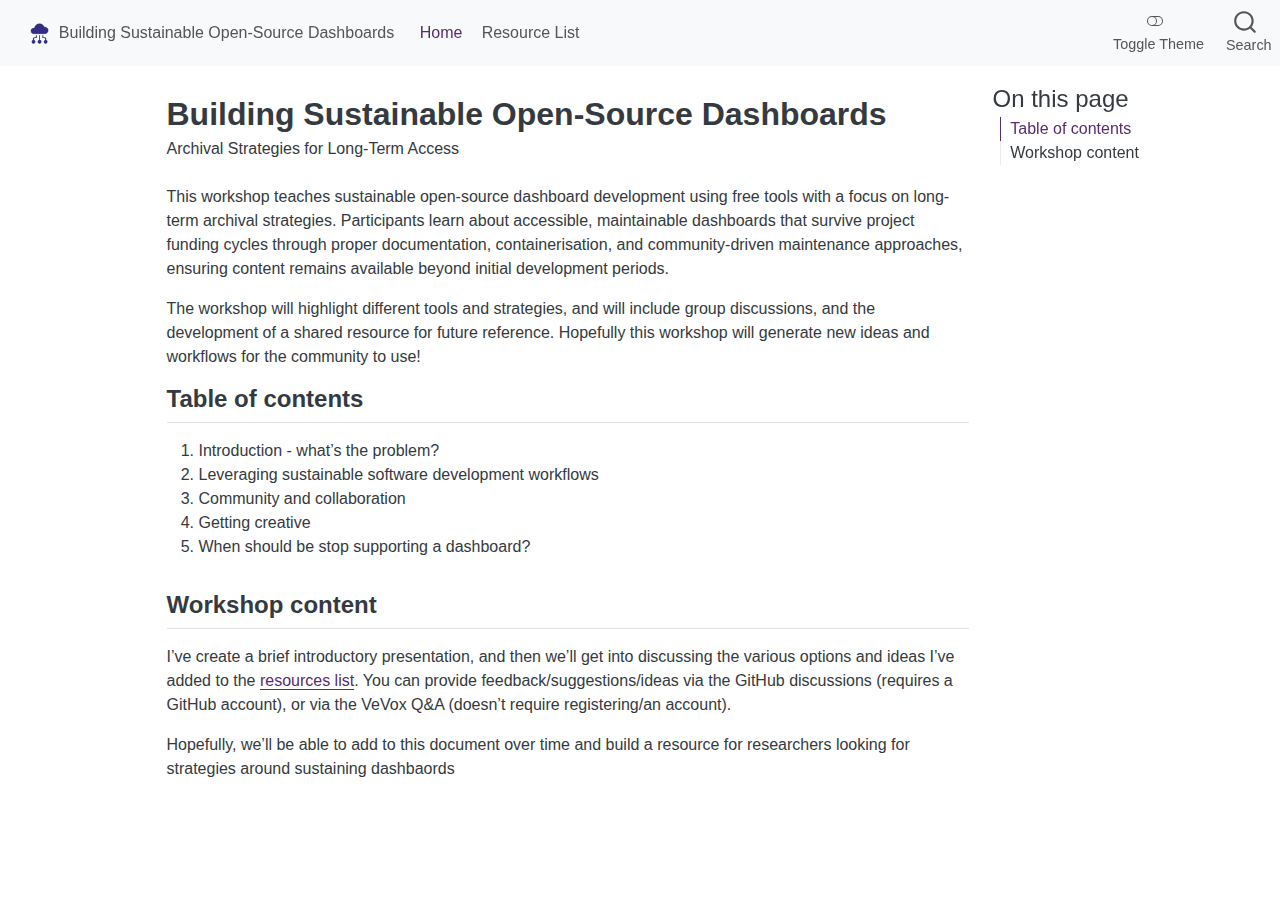
<file: index.html>
<!DOCTYPE html>
<html xmlns="http://www.w3.org/1999/xhtml" lang="en" xml:lang="en"><head>

<meta charset="utf-8">
<meta name="generator" content="quarto-1.6.39">

<meta name="viewport" content="width=device-width, initial-scale=1.0, user-scalable=yes">


<title>Building Sustainable Open-Source Dashboards</title>
<style>
code{white-space: pre-wrap;}
span.smallcaps{font-variant: small-caps;}
div.columns{display: flex; gap: min(4vw, 1.5em);}
div.column{flex: auto; overflow-x: auto;}
div.hanging-indent{margin-left: 1.5em; text-indent: -1.5em;}
ul.task-list{list-style: none;}
ul.task-list li input[type="checkbox"] {
  width: 0.8em;
  margin: 0 0.8em 0.2em -1em; /* quarto-specific, see https://github.com/quarto-dev/quarto-cli/issues/4556 */ 
  vertical-align: middle;
}
</style>


<script src="site_libs/quarto-nav/quarto-nav.js"></script>
<script src="site_libs/quarto-nav/headroom.min.js"></script>
<script src="site_libs/clipboard/clipboard.min.js"></script>
<script src="site_libs/quarto-search/autocomplete.umd.js"></script>
<script src="site_libs/quarto-search/fuse.min.js"></script>
<script src="site_libs/quarto-search/quarto-search.js"></script>
<meta name="quarto:offset" content="./">
<script src="site_libs/quarto-html/quarto.js"></script>
<script src="site_libs/quarto-html/popper.min.js"></script>
<script src="site_libs/quarto-html/tippy.umd.min.js"></script>
<script src="site_libs/quarto-html/anchor.min.js"></script>
<link href="site_libs/quarto-html/tippy.css" rel="stylesheet">
<link href="site_libs/quarto-html/quarto-syntax-highlighting-3e476e15ae565c222d94875412ae43a1.css" rel="stylesheet" class="quarto-color-scheme" id="quarto-text-highlighting-styles">
<link href="site_libs/quarto-html/quarto-syntax-highlighting-dark-d3043699f4f525e226433170f63674df.css" rel="prefetch" class="quarto-color-scheme quarto-color-alternate" id="quarto-text-highlighting-styles">
<script src="site_libs/bootstrap/bootstrap.min.js"></script>
<link href="site_libs/bootstrap/bootstrap-icons.css" rel="stylesheet">
<link href="site_libs/bootstrap/bootstrap-6fd2987cb0fd568422da9734849a813c.min.css" rel="stylesheet" append-hash="true" class="quarto-color-scheme" id="quarto-bootstrap" data-mode="light">
<link href="site_libs/bootstrap/bootstrap-dark-02ad58c2273c5896efa2062ae3c4b5d7.min.css" rel="prefetch" append-hash="true" class="quarto-color-scheme quarto-color-alternate" id="quarto-bootstrap" data-mode="dark">
<script id="quarto-search-options" type="application/json">{
  "location": "navbar",
  "copy-button": false,
  "collapse-after": 3,
  "panel-placement": "end",
  "type": "overlay",
  "limit": 50,
  "keyboard-shortcut": [
    "f",
    "/",
    "s"
  ],
  "show-item-context": false,
  "language": {
    "search-no-results-text": "No results",
    "search-matching-documents-text": "matching documents",
    "search-copy-link-title": "Copy link to search",
    "search-hide-matches-text": "Hide additional matches",
    "search-more-match-text": "more match in this document",
    "search-more-matches-text": "more matches in this document",
    "search-clear-button-title": "Clear",
    "search-text-placeholder": "",
    "search-detached-cancel-button-title": "Cancel",
    "search-submit-button-title": "Submit",
    "search-label": "Search"
  }
}</script>
</head><body class="nav-fixed"><div style="outline:none" tabindex="-1">
  <a href="#main-content" class="page__content-skip-link">Skip to main content</a>
</div>

<script>
  document.addEventListener('DOMContentLoaded', function() {
  const toggleButton = document.querySelector('.navbar-toggler[role="menu"]');
  if (toggleButton) {
    toggleButton.removeAttribute('role');
  }
});
</script>


<link rel="stylesheet" href="styles.css">




<div id="quarto-search-results"></div>
  <header id="quarto-header" class="headroom fixed-top">
    <nav class="navbar navbar-expand-lg " data-bs-theme="dark">
      <div class="navbar-container container-fluid">
      <div class="navbar-brand-container mx-auto">
    <a href="./index.html" class="navbar-brand navbar-brand-logo">
    <img src="./logo.png" alt="Logo, with a cartoon blue cloud with electronic circuits" class="navbar-logo">
    </a>
    <a class="navbar-brand" href="./index.html">
    <span class="navbar-title">Building Sustainable Open-Source Dashboards</span>
    </a>
  </div>
            <div id="quarto-search" class="" title="Search"></div>
          <button class="navbar-toggler" type="button" data-bs-toggle="collapse" data-bs-target="#navbarCollapse" aria-controls="navbarCollapse" role="menu" aria-expanded="false" aria-label="Toggle navigation" onclick="if (window.quartoToggleHeadroom) { window.quartoToggleHeadroom(); }">
  <span class="navbar-toggler-icon"></span>
</button>
          <div class="collapse navbar-collapse" id="navbarCollapse">
            <ul class="navbar-nav navbar-nav-scroll me-auto">
  <li class="nav-item">
    <a class="nav-link active" href="./index.html" aria-current="page"> 
<span class="menu-text">Home</span></a>
  </li>  
  <li class="nav-item">
    <a class="nav-link" href="./list.html"> 
<span class="menu-text">Resource List</span></a>
  </li>  
</ul>
          </div> <!-- /navcollapse -->
            <div class="quarto-navbar-tools">
  <a href="" class="quarto-color-scheme-toggle quarto-navigation-tool  px-1" onclick="window.quartoToggleColorScheme(); return false;" title="Toggle dark mode"><i class="bi"></i></a>
</div>
      </div> <!-- /container-fluid -->
    </nav>
</header>
<!-- content -->
<div id="quarto-content" class="quarto-container page-columns page-rows-contents page-layout-article page-navbar">
<!-- sidebar -->
<!-- margin-sidebar -->
    <div id="quarto-margin-sidebar" class="sidebar margin-sidebar">
        <nav id="TOC" role="doc-toc" class="toc-active">
    <h2 id="toc-title">On this page</h2>
   
  <ul>
  <li><a href="#table-of-contents" id="toc-table-of-contents" class="nav-link active" data-scroll-target="#table-of-contents">Table of contents</a></li>
  <li><a href="#workshop-content" id="toc-workshop-content" class="nav-link" data-scroll-target="#workshop-content">Workshop content</a></li>
  </ul>
</nav>
    </div>
<!-- main -->
<main class="content" id="quarto-document-content">
<div id="main-content" tabindex="-1"></div>

<header id="title-block-header" class="quarto-title-block default">
<div class="quarto-title">
<h1 class="title">Building Sustainable Open-Source Dashboards</h1>
<p class="subtitle lead">Archival Strategies for Long-Term Access</p>
</div>



<div class="quarto-title-meta">

    
  
    
  </div>
  


</header>


<p>This workshop teaches sustainable open-source dashboard development using free tools with a focus on long-term archival strategies. Participants learn about accessible, maintainable dashboards that survive project funding cycles through proper documentation, containerisation, and community-driven maintenance approaches, ensuring content remains available beyond initial development periods.</p>
<p>The workshop will highlight different tools and strategies, and will include group discussions, and the development of a shared resource for future reference. Hopefully this workshop will generate new ideas and workflows for the community to use!</p>
<section id="table-of-contents" class="level2">
<h2 class="anchored" data-anchor-id="table-of-contents">Table of contents</h2>
<ol type="1">
<li>Introduction - what’s the problem?</li>
<li>Leveraging sustainable software development workflows</li>
<li>Community and collaboration</li>
<li>Getting creative</li>
<li>When should be stop supporting a dashboard?</li>
</ol>
</section>
<section id="workshop-content" class="level2">
<h2 class="anchored" data-anchor-id="workshop-content">Workshop content</h2>
<p>I’ve create a brief introductory presentation, and then we’ll get into discussing the various options and ideas I’ve added to the <a href="./list.html">resources list</a>. You can provide feedback/suggestions/ideas via the GitHub discussions (requires a GitHub account), or via the VeVox Q&amp;A (doesn’t require registering/an account).</p>
<p>Hopefully, we’ll be able to add to this document over time and build a resource for researchers looking for strategies around sustaining dashbaords</p>


</section>

</main> <!-- /main -->
<script id="quarto-html-after-body" type="application/javascript">
window.document.addEventListener("DOMContentLoaded", function (event) {
  const toggleBodyColorMode = (bsSheetEl) => {
    const mode = bsSheetEl.getAttribute("data-mode");
    const bodyEl = window.document.querySelector("body");
    if (mode === "dark") {
      bodyEl.classList.add("quarto-dark");
      bodyEl.classList.remove("quarto-light");
    } else {
      bodyEl.classList.add("quarto-light");
      bodyEl.classList.remove("quarto-dark");
    }
  }
  const toggleBodyColorPrimary = () => {
    const bsSheetEl = window.document.querySelector("link#quarto-bootstrap");
    if (bsSheetEl) {
      toggleBodyColorMode(bsSheetEl);
    }
  }
  toggleBodyColorPrimary();  
  const disableStylesheet = (stylesheets) => {
    for (let i=0; i < stylesheets.length; i++) {
      const stylesheet = stylesheets[i];
      stylesheet.rel = 'prefetch';
    }
  }
  const enableStylesheet = (stylesheets) => {
    for (let i=0; i < stylesheets.length; i++) {
      const stylesheet = stylesheets[i];
      stylesheet.rel = 'stylesheet';
    }
  }
  const manageTransitions = (selector, allowTransitions) => {
    const els = window.document.querySelectorAll(selector);
    for (let i=0; i < els.length; i++) {
      const el = els[i];
      if (allowTransitions) {
        el.classList.remove('notransition');
      } else {
        el.classList.add('notransition');
      }
    }
  }
  const toggleGiscusIfUsed = (isAlternate, darkModeDefault) => {
    const baseTheme = document.querySelector('#giscus-base-theme')?.value ?? 'light';
    const alternateTheme = document.querySelector('#giscus-alt-theme')?.value ?? 'dark';
    let newTheme = '';
    if(darkModeDefault) {
      newTheme = isAlternate ? baseTheme : alternateTheme;
    } else {
      newTheme = isAlternate ? alternateTheme : baseTheme;
    }
    const changeGiscusTheme = () => {
      // From: https://github.com/giscus/giscus/issues/336
      const sendMessage = (message) => {
        const iframe = document.querySelector('iframe.giscus-frame');
        if (!iframe) return;
        iframe.contentWindow.postMessage({ giscus: message }, 'https://giscus.app');
      }
      sendMessage({
        setConfig: {
          theme: newTheme
        }
      });
    }
    const isGiscussLoaded = window.document.querySelector('iframe.giscus-frame') !== null;
    if (isGiscussLoaded) {
      changeGiscusTheme();
    }
  }
  const toggleColorMode = (alternate) => {
    // Switch the stylesheets
    const alternateStylesheets = window.document.querySelectorAll('link.quarto-color-scheme.quarto-color-alternate');
    manageTransitions('#quarto-margin-sidebar .nav-link', false);
    if (alternate) {
      enableStylesheet(alternateStylesheets);
      for (const sheetNode of alternateStylesheets) {
        if (sheetNode.id === "quarto-bootstrap") {
          toggleBodyColorMode(sheetNode);
        }
      }
    } else {
      disableStylesheet(alternateStylesheets);
      toggleBodyColorPrimary();
    }
    manageTransitions('#quarto-margin-sidebar .nav-link', true);
    // Switch the toggles
    const toggles = window.document.querySelectorAll('.quarto-color-scheme-toggle');
    for (let i=0; i < toggles.length; i++) {
      const toggle = toggles[i];
      if (toggle) {
        if (alternate) {
          toggle.classList.add("alternate");     
        } else {
          toggle.classList.remove("alternate");
        }
      }
    }
    // Hack to workaround the fact that safari doesn't
    // properly recolor the scrollbar when toggling (#1455)
    if (navigator.userAgent.indexOf('Safari') > 0 && navigator.userAgent.indexOf('Chrome') == -1) {
      manageTransitions("body", false);
      window.scrollTo(0, 1);
      setTimeout(() => {
        window.scrollTo(0, 0);
        manageTransitions("body", true);
      }, 40);  
    }
  }
  const isFileUrl = () => { 
    return window.location.protocol === 'file:';
  }
  const hasAlternateSentinel = () => {  
    let styleSentinel = getColorSchemeSentinel();
    if (styleSentinel !== null) {
      return styleSentinel === "alternate";
    } else {
      return false;
    }
  }
  const setStyleSentinel = (alternate) => {
    const value = alternate ? "alternate" : "default";
    if (!isFileUrl()) {
      window.localStorage.setItem("quarto-color-scheme", value);
    } else {
      localAlternateSentinel = value;
    }
  }
  const getColorSchemeSentinel = () => {
    if (!isFileUrl()) {
      const storageValue = window.localStorage.getItem("quarto-color-scheme");
      return storageValue != null ? storageValue : localAlternateSentinel;
    } else {
      return localAlternateSentinel;
    }
  }
  const darkModeDefault = false;
  let localAlternateSentinel = darkModeDefault ? 'alternate' : 'default';
  // Dark / light mode switch
  window.quartoToggleColorScheme = () => {
    // Read the current dark / light value 
    let toAlternate = !hasAlternateSentinel();
    toggleColorMode(toAlternate);
    setStyleSentinel(toAlternate);
    toggleGiscusIfUsed(toAlternate, darkModeDefault);
  };
  // Ensure there is a toggle, if there isn't float one in the top right
  if (window.document.querySelector('.quarto-color-scheme-toggle') === null) {
    const a = window.document.createElement('a');
    a.classList.add('top-right');
    a.classList.add('quarto-color-scheme-toggle');
    a.href = "";
    a.onclick = function() { try { window.quartoToggleColorScheme(); } catch {} return false; };
    const i = window.document.createElement("i");
    i.classList.add('bi');
    a.appendChild(i);
    window.document.body.appendChild(a);
  }
  // Switch to dark mode if need be
  if (hasAlternateSentinel()) {
    toggleColorMode(true);
  } else {
    toggleColorMode(false);
  }
  const icon = "";
  const anchorJS = new window.AnchorJS();
  anchorJS.options = {
    placement: 'right',
    icon: icon
  };
  anchorJS.add('.anchored');
  const isCodeAnnotation = (el) => {
    for (const clz of el.classList) {
      if (clz.startsWith('code-annotation-')) {                     
        return true;
      }
    }
    return false;
  }
  const onCopySuccess = function(e) {
    // button target
    const button = e.trigger;
    // don't keep focus
    button.blur();
    // flash "checked"
    button.classList.add('code-copy-button-checked');
    var currentTitle = button.getAttribute("title");
    button.setAttribute("title", "Copied!");
    let tooltip;
    if (window.bootstrap) {
      button.setAttribute("data-bs-toggle", "tooltip");
      button.setAttribute("data-bs-placement", "left");
      button.setAttribute("data-bs-title", "Copied!");
      tooltip = new bootstrap.Tooltip(button, 
        { trigger: "manual", 
          customClass: "code-copy-button-tooltip",
          offset: [0, -8]});
      tooltip.show();    
    }
    setTimeout(function() {
      if (tooltip) {
        tooltip.hide();
        button.removeAttribute("data-bs-title");
        button.removeAttribute("data-bs-toggle");
        button.removeAttribute("data-bs-placement");
      }
      button.setAttribute("title", currentTitle);
      button.classList.remove('code-copy-button-checked');
    }, 1000);
    // clear code selection
    e.clearSelection();
  }
  const getTextToCopy = function(trigger) {
      const codeEl = trigger.previousElementSibling.cloneNode(true);
      for (const childEl of codeEl.children) {
        if (isCodeAnnotation(childEl)) {
          childEl.remove();
        }
      }
      return codeEl.innerText;
  }
  const clipboard = new window.ClipboardJS('.code-copy-button:not([data-in-quarto-modal])', {
    text: getTextToCopy
  });
  clipboard.on('success', onCopySuccess);
  if (window.document.getElementById('quarto-embedded-source-code-modal')) {
    const clipboardModal = new window.ClipboardJS('.code-copy-button[data-in-quarto-modal]', {
      text: getTextToCopy,
      container: window.document.getElementById('quarto-embedded-source-code-modal')
    });
    clipboardModal.on('success', onCopySuccess);
  }
    var localhostRegex = new RegExp(/^(?:http|https):\/\/localhost\:?[0-9]*\//);
    var mailtoRegex = new RegExp(/^mailto:/);
      var filterRegex = new RegExp('/' + window.location.host + '/');
    var isInternal = (href) => {
        return filterRegex.test(href) || localhostRegex.test(href) || mailtoRegex.test(href);
    }
    // Inspect non-navigation links and adorn them if external
 	var links = window.document.querySelectorAll('a[href]:not(.nav-link):not(.navbar-brand):not(.toc-action):not(.sidebar-link):not(.sidebar-item-toggle):not(.pagination-link):not(.no-external):not([aria-hidden]):not(.dropdown-item):not(.quarto-navigation-tool):not(.about-link)');
    for (var i=0; i<links.length; i++) {
      const link = links[i];
      if (!isInternal(link.href)) {
        // undo the damage that might have been done by quarto-nav.js in the case of
        // links that we want to consider external
        if (link.dataset.originalHref !== undefined) {
          link.href = link.dataset.originalHref;
        }
      }
    }
  function tippyHover(el, contentFn, onTriggerFn, onUntriggerFn) {
    const config = {
      allowHTML: true,
      maxWidth: 500,
      delay: 100,
      arrow: false,
      appendTo: function(el) {
          return el.parentElement;
      },
      interactive: true,
      interactiveBorder: 10,
      theme: 'quarto',
      placement: 'bottom-start',
    };
    if (contentFn) {
      config.content = contentFn;
    }
    if (onTriggerFn) {
      config.onTrigger = onTriggerFn;
    }
    if (onUntriggerFn) {
      config.onUntrigger = onUntriggerFn;
    }
    window.tippy(el, config); 
  }
  const noterefs = window.document.querySelectorAll('a[role="doc-noteref"]');
  for (var i=0; i<noterefs.length; i++) {
    const ref = noterefs[i];
    tippyHover(ref, function() {
      // use id or data attribute instead here
      let href = ref.getAttribute('data-footnote-href') || ref.getAttribute('href');
      try { href = new URL(href).hash; } catch {}
      const id = href.replace(/^#\/?/, "");
      const note = window.document.getElementById(id);
      if (note) {
        return note.innerHTML;
      } else {
        return "";
      }
    });
  }
  const xrefs = window.document.querySelectorAll('a.quarto-xref');
  const processXRef = (id, note) => {
    // Strip column container classes
    const stripColumnClz = (el) => {
      el.classList.remove("page-full", "page-columns");
      if (el.children) {
        for (const child of el.children) {
          stripColumnClz(child);
        }
      }
    }
    stripColumnClz(note)
    if (id === null || id.startsWith('sec-')) {
      // Special case sections, only their first couple elements
      const container = document.createElement("div");
      if (note.children && note.children.length > 2) {
        container.appendChild(note.children[0].cloneNode(true));
        for (let i = 1; i < note.children.length; i++) {
          const child = note.children[i];
          if (child.tagName === "P" && child.innerText === "") {
            continue;
          } else {
            container.appendChild(child.cloneNode(true));
            break;
          }
        }
        if (window.Quarto?.typesetMath) {
          window.Quarto.typesetMath(container);
        }
        return container.innerHTML
      } else {
        if (window.Quarto?.typesetMath) {
          window.Quarto.typesetMath(note);
        }
        return note.innerHTML;
      }
    } else {
      // Remove any anchor links if they are present
      const anchorLink = note.querySelector('a.anchorjs-link');
      if (anchorLink) {
        anchorLink.remove();
      }
      if (window.Quarto?.typesetMath) {
        window.Quarto.typesetMath(note);
      }
      if (note.classList.contains("callout")) {
        return note.outerHTML;
      } else {
        return note.innerHTML;
      }
    }
  }
  for (var i=0; i<xrefs.length; i++) {
    const xref = xrefs[i];
    tippyHover(xref, undefined, function(instance) {
      instance.disable();
      let url = xref.getAttribute('href');
      let hash = undefined; 
      if (url.startsWith('#')) {
        hash = url;
      } else {
        try { hash = new URL(url).hash; } catch {}
      }
      if (hash) {
        const id = hash.replace(/^#\/?/, "");
        const note = window.document.getElementById(id);
        if (note !== null) {
          try {
            const html = processXRef(id, note.cloneNode(true));
            instance.setContent(html);
          } finally {
            instance.enable();
            instance.show();
          }
        } else {
          // See if we can fetch this
          fetch(url.split('#')[0])
          .then(res => res.text())
          .then(html => {
            const parser = new DOMParser();
            const htmlDoc = parser.parseFromString(html, "text/html");
            const note = htmlDoc.getElementById(id);
            if (note !== null) {
              const html = processXRef(id, note);
              instance.setContent(html);
            } 
          }).finally(() => {
            instance.enable();
            instance.show();
          });
        }
      } else {
        // See if we can fetch a full url (with no hash to target)
        // This is a special case and we should probably do some content thinning / targeting
        fetch(url)
        .then(res => res.text())
        .then(html => {
          const parser = new DOMParser();
          const htmlDoc = parser.parseFromString(html, "text/html");
          const note = htmlDoc.querySelector('main.content');
          if (note !== null) {
            // This should only happen for chapter cross references
            // (since there is no id in the URL)
            // remove the first header
            if (note.children.length > 0 && note.children[0].tagName === "HEADER") {
              note.children[0].remove();
            }
            const html = processXRef(null, note);
            instance.setContent(html);
          } 
        }).finally(() => {
          instance.enable();
          instance.show();
        });
      }
    }, function(instance) {
    });
  }
      let selectedAnnoteEl;
      const selectorForAnnotation = ( cell, annotation) => {
        let cellAttr = 'data-code-cell="' + cell + '"';
        let lineAttr = 'data-code-annotation="' +  annotation + '"';
        const selector = 'span[' + cellAttr + '][' + lineAttr + ']';
        return selector;
      }
      const selectCodeLines = (annoteEl) => {
        const doc = window.document;
        const targetCell = annoteEl.getAttribute("data-target-cell");
        const targetAnnotation = annoteEl.getAttribute("data-target-annotation");
        const annoteSpan = window.document.querySelector(selectorForAnnotation(targetCell, targetAnnotation));
        const lines = annoteSpan.getAttribute("data-code-lines").split(",");
        const lineIds = lines.map((line) => {
          return targetCell + "-" + line;
        })
        let top = null;
        let height = null;
        let parent = null;
        if (lineIds.length > 0) {
            //compute the position of the single el (top and bottom and make a div)
            const el = window.document.getElementById(lineIds[0]);
            top = el.offsetTop;
            height = el.offsetHeight;
            parent = el.parentElement.parentElement;
          if (lineIds.length > 1) {
            const lastEl = window.document.getElementById(lineIds[lineIds.length - 1]);
            const bottom = lastEl.offsetTop + lastEl.offsetHeight;
            height = bottom - top;
          }
          if (top !== null && height !== null && parent !== null) {
            // cook up a div (if necessary) and position it 
            let div = window.document.getElementById("code-annotation-line-highlight");
            if (div === null) {
              div = window.document.createElement("div");
              div.setAttribute("id", "code-annotation-line-highlight");
              div.style.position = 'absolute';
              parent.appendChild(div);
            }
            div.style.top = top - 2 + "px";
            div.style.height = height + 4 + "px";
            div.style.left = 0;
            let gutterDiv = window.document.getElementById("code-annotation-line-highlight-gutter");
            if (gutterDiv === null) {
              gutterDiv = window.document.createElement("div");
              gutterDiv.setAttribute("id", "code-annotation-line-highlight-gutter");
              gutterDiv.style.position = 'absolute';
              const codeCell = window.document.getElementById(targetCell);
              const gutter = codeCell.querySelector('.code-annotation-gutter');
              gutter.appendChild(gutterDiv);
            }
            gutterDiv.style.top = top - 2 + "px";
            gutterDiv.style.height = height + 4 + "px";
          }
          selectedAnnoteEl = annoteEl;
        }
      };
      const unselectCodeLines = () => {
        const elementsIds = ["code-annotation-line-highlight", "code-annotation-line-highlight-gutter"];
        elementsIds.forEach((elId) => {
          const div = window.document.getElementById(elId);
          if (div) {
            div.remove();
          }
        });
        selectedAnnoteEl = undefined;
      };
        // Handle positioning of the toggle
    window.addEventListener(
      "resize",
      throttle(() => {
        elRect = undefined;
        if (selectedAnnoteEl) {
          selectCodeLines(selectedAnnoteEl);
        }
      }, 10)
    );
    function throttle(fn, ms) {
    let throttle = false;
    let timer;
      return (...args) => {
        if(!throttle) { // first call gets through
            fn.apply(this, args);
            throttle = true;
        } else { // all the others get throttled
            if(timer) clearTimeout(timer); // cancel #2
            timer = setTimeout(() => {
              fn.apply(this, args);
              timer = throttle = false;
            }, ms);
        }
      };
    }
      // Attach click handler to the DT
      const annoteDls = window.document.querySelectorAll('dt[data-target-cell]');
      for (const annoteDlNode of annoteDls) {
        annoteDlNode.addEventListener('click', (event) => {
          const clickedEl = event.target;
          if (clickedEl !== selectedAnnoteEl) {
            unselectCodeLines();
            const activeEl = window.document.querySelector('dt[data-target-cell].code-annotation-active');
            if (activeEl) {
              activeEl.classList.remove('code-annotation-active');
            }
            selectCodeLines(clickedEl);
            clickedEl.classList.add('code-annotation-active');
          } else {
            // Unselect the line
            unselectCodeLines();
            clickedEl.classList.remove('code-annotation-active');
          }
        });
      }
  const findCites = (el) => {
    const parentEl = el.parentElement;
    if (parentEl) {
      const cites = parentEl.dataset.cites;
      if (cites) {
        return {
          el,
          cites: cites.split(' ')
        };
      } else {
        return findCites(el.parentElement)
      }
    } else {
      return undefined;
    }
  };
  var bibliorefs = window.document.querySelectorAll('a[role="doc-biblioref"]');
  for (var i=0; i<bibliorefs.length; i++) {
    const ref = bibliorefs[i];
    const citeInfo = findCites(ref);
    if (citeInfo) {
      tippyHover(citeInfo.el, function() {
        var popup = window.document.createElement('div');
        citeInfo.cites.forEach(function(cite) {
          var citeDiv = window.document.createElement('div');
          citeDiv.classList.add('hanging-indent');
          citeDiv.classList.add('csl-entry');
          var biblioDiv = window.document.getElementById('ref-' + cite);
          if (biblioDiv) {
            citeDiv.innerHTML = biblioDiv.innerHTML;
          }
          popup.appendChild(citeDiv);
        });
        return popup.innerHTML;
      });
    }
  }
});
</script>
</div> <!-- /content -->




</body></html>
</file>
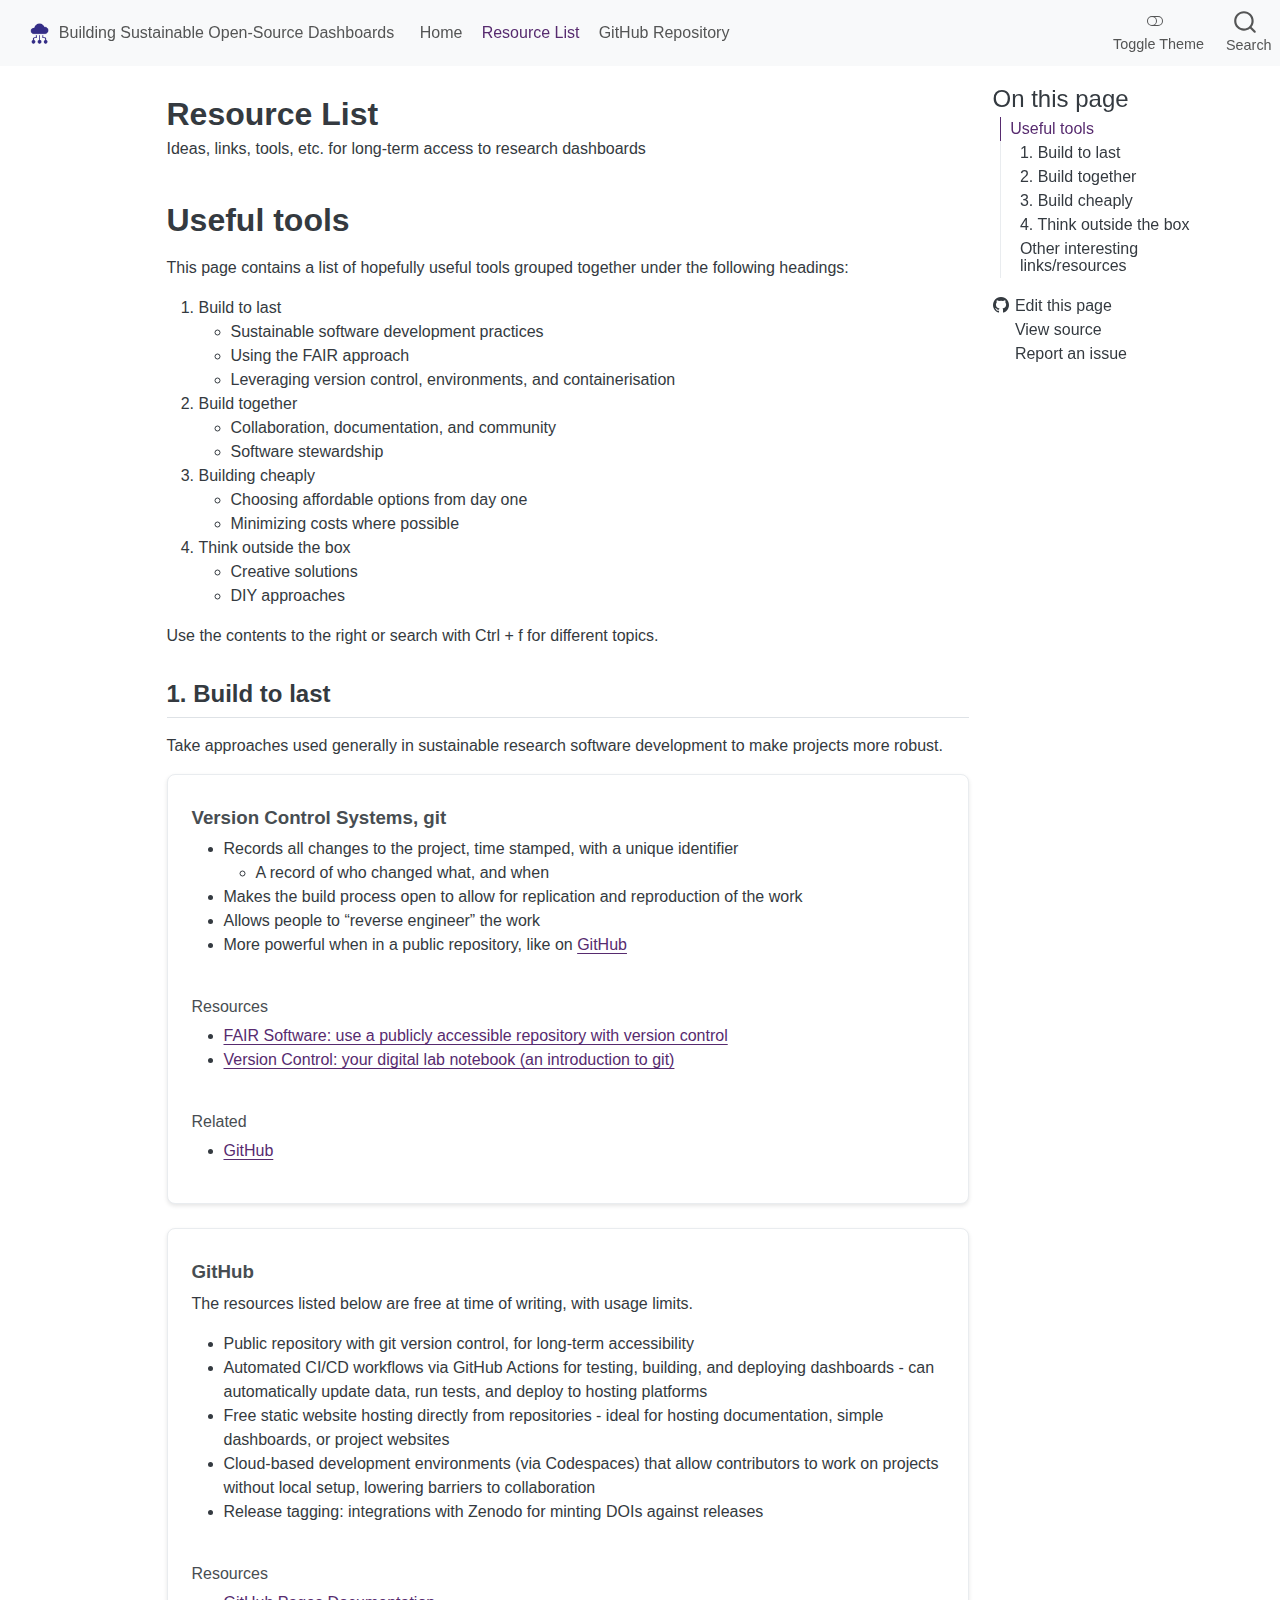
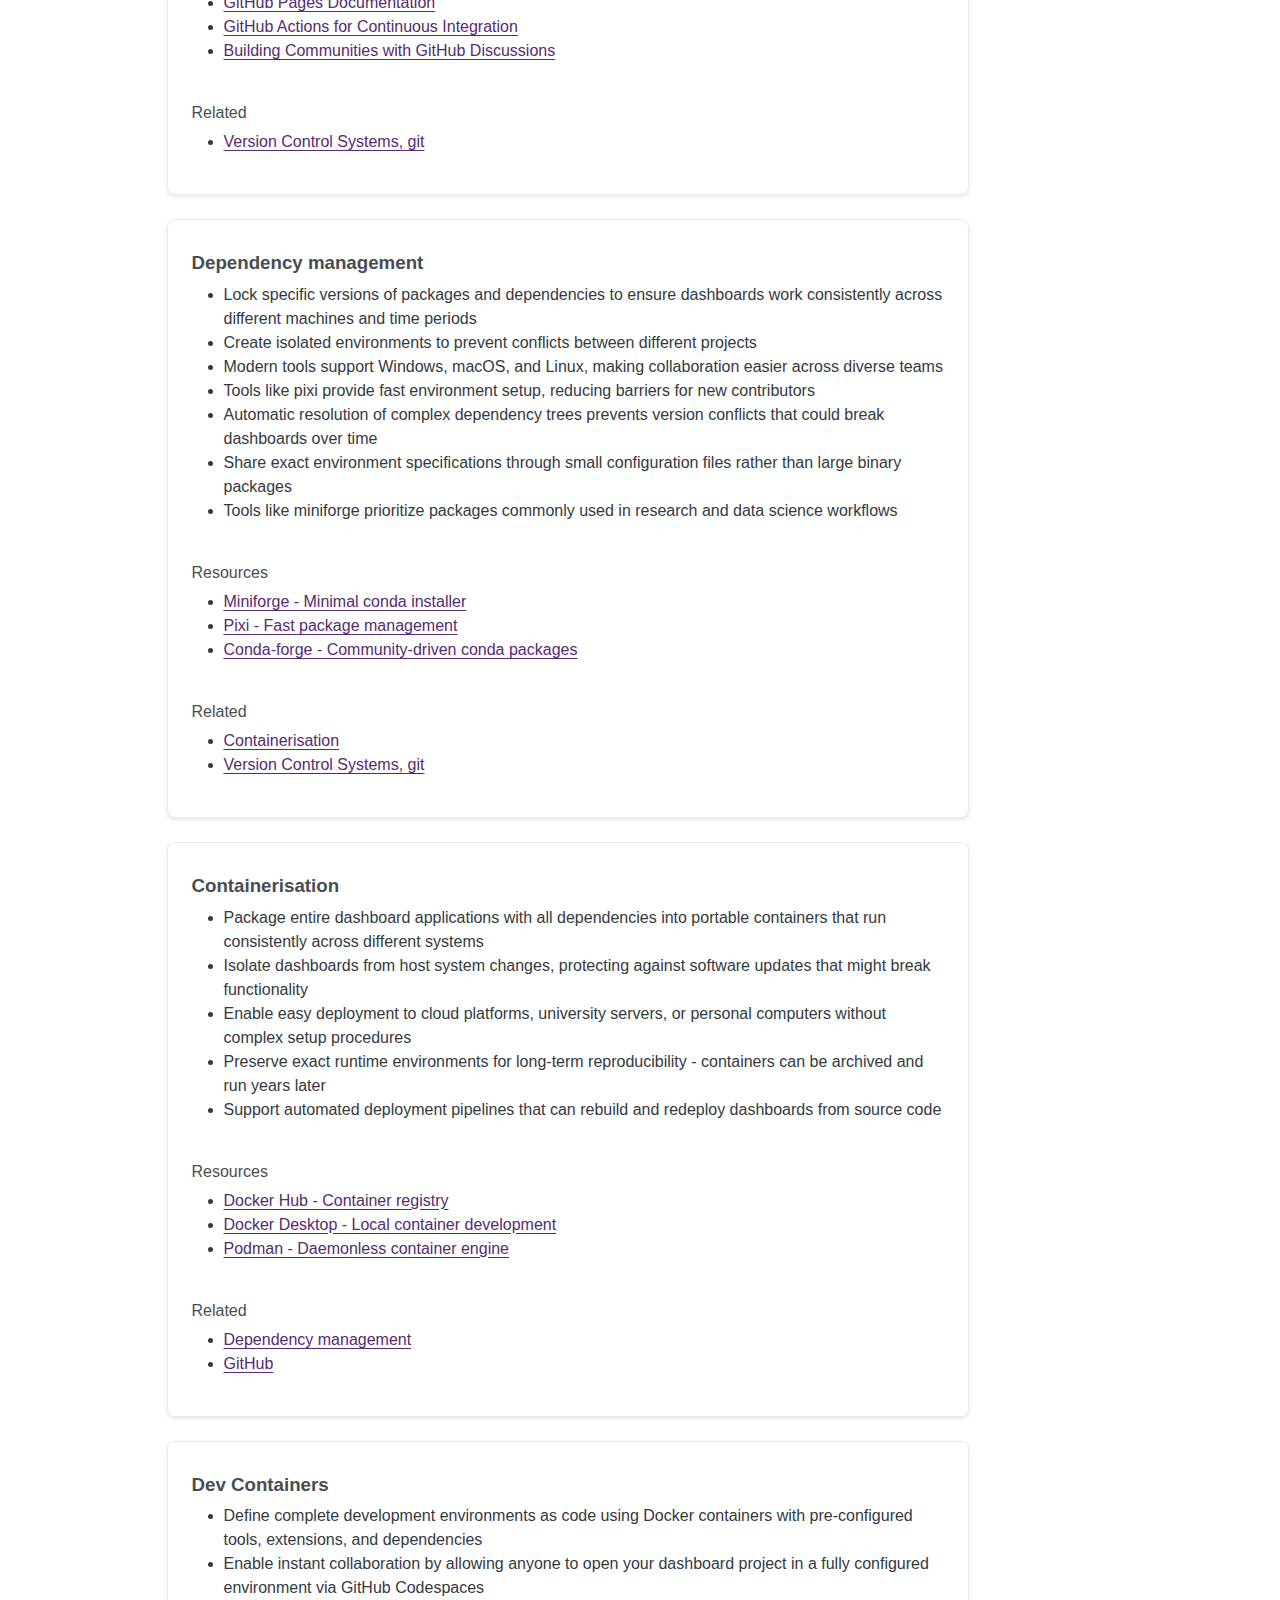
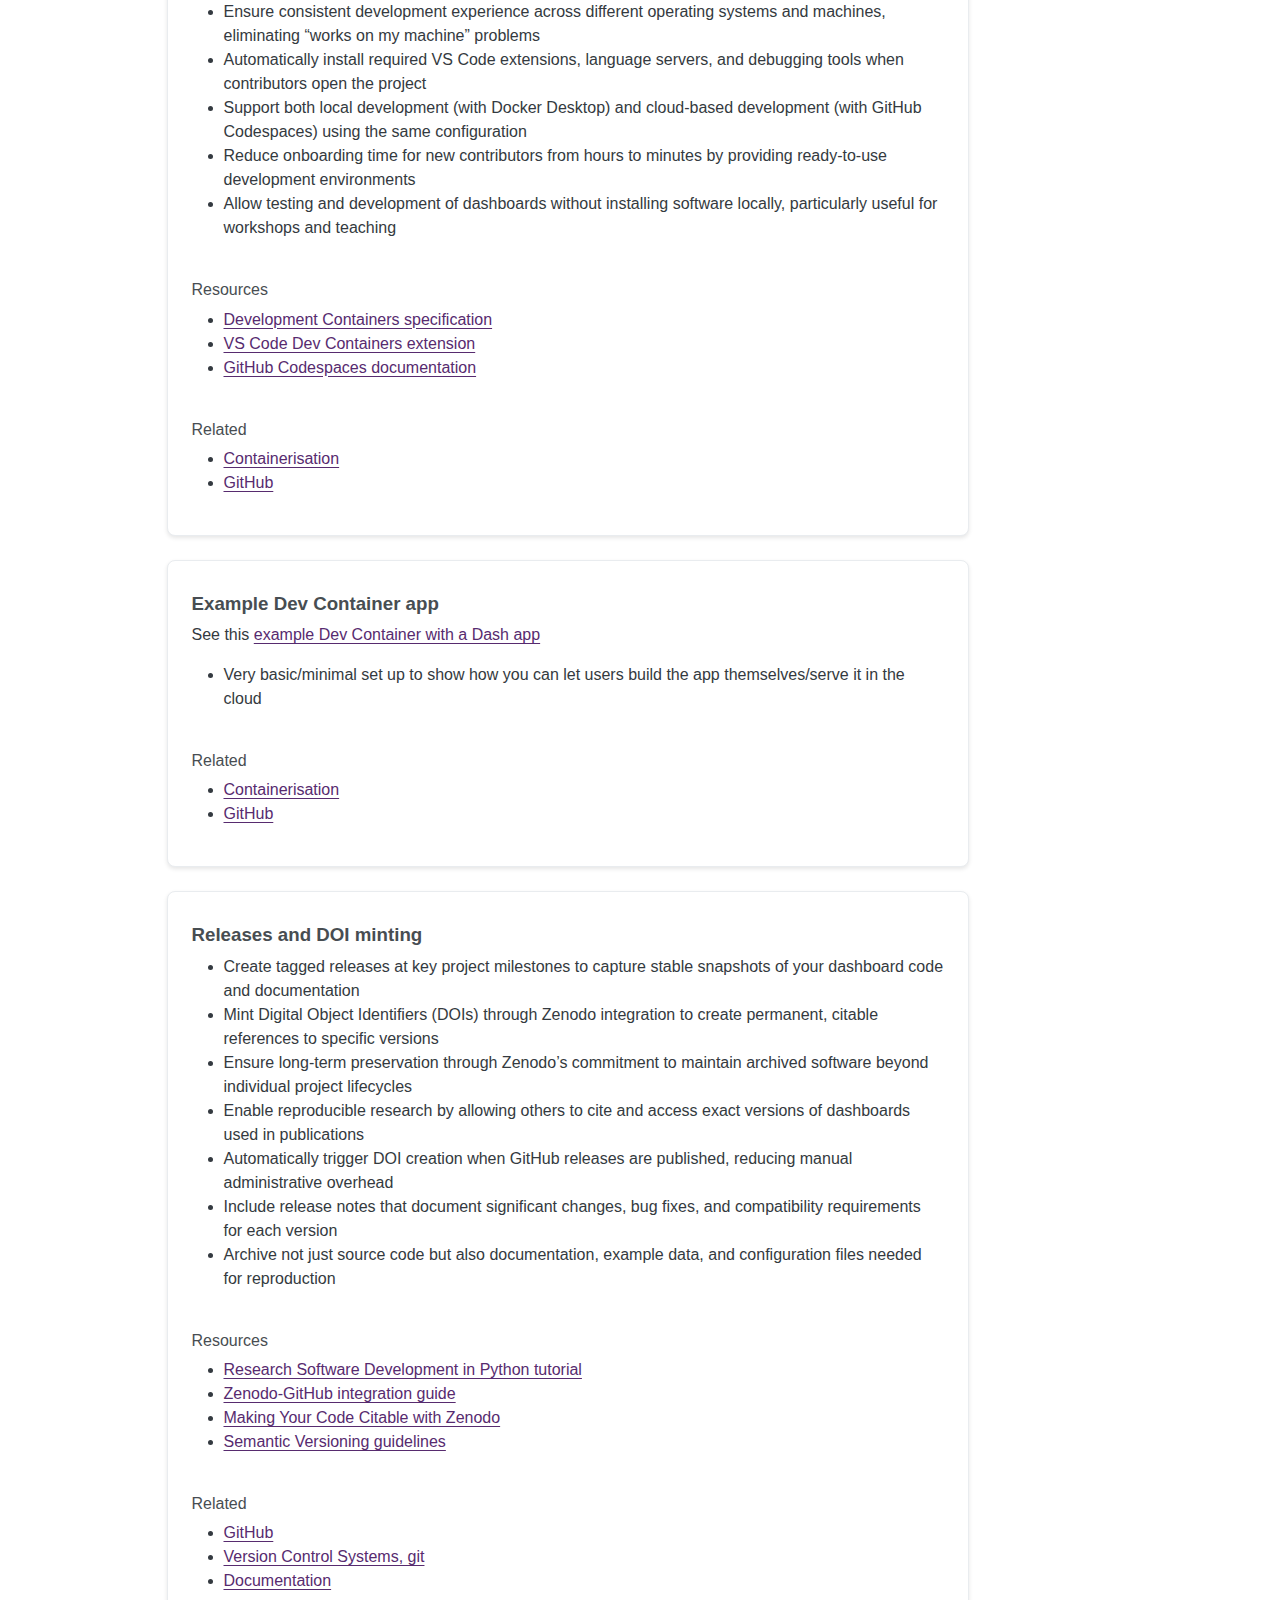
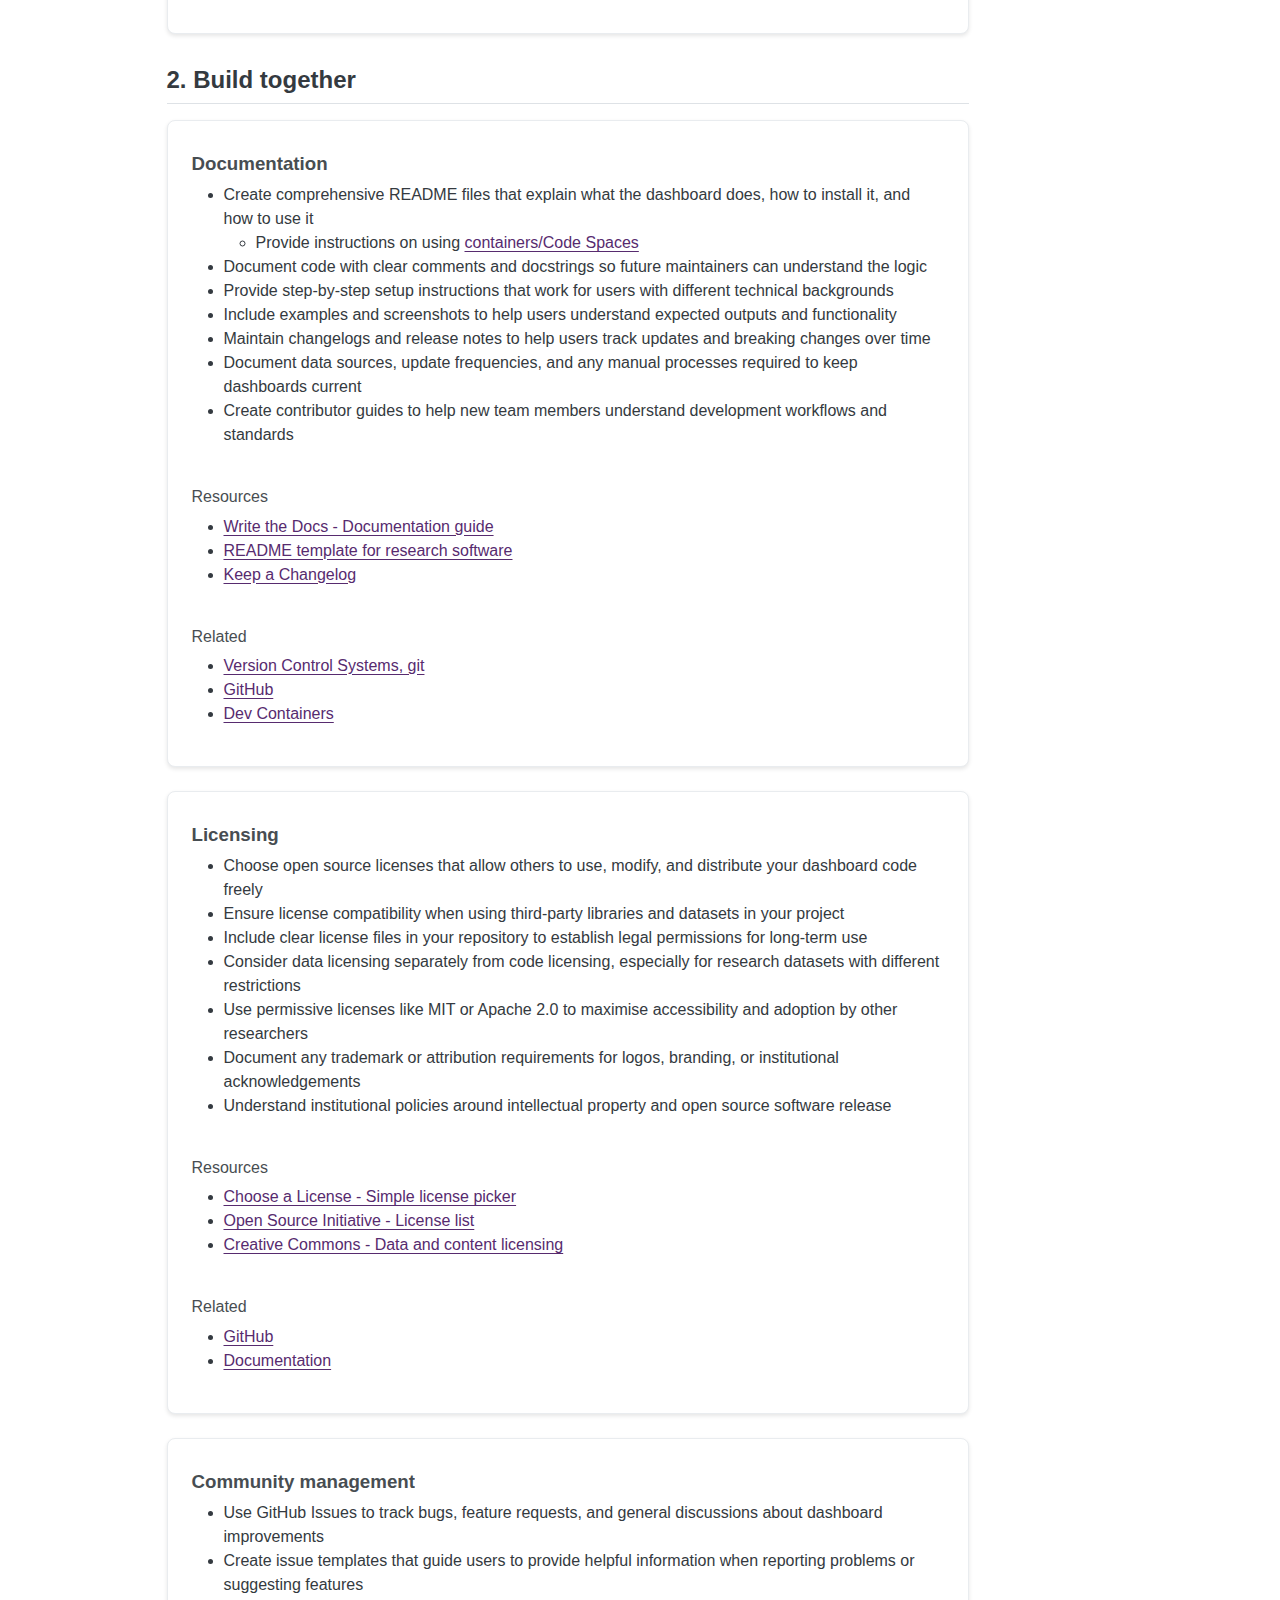
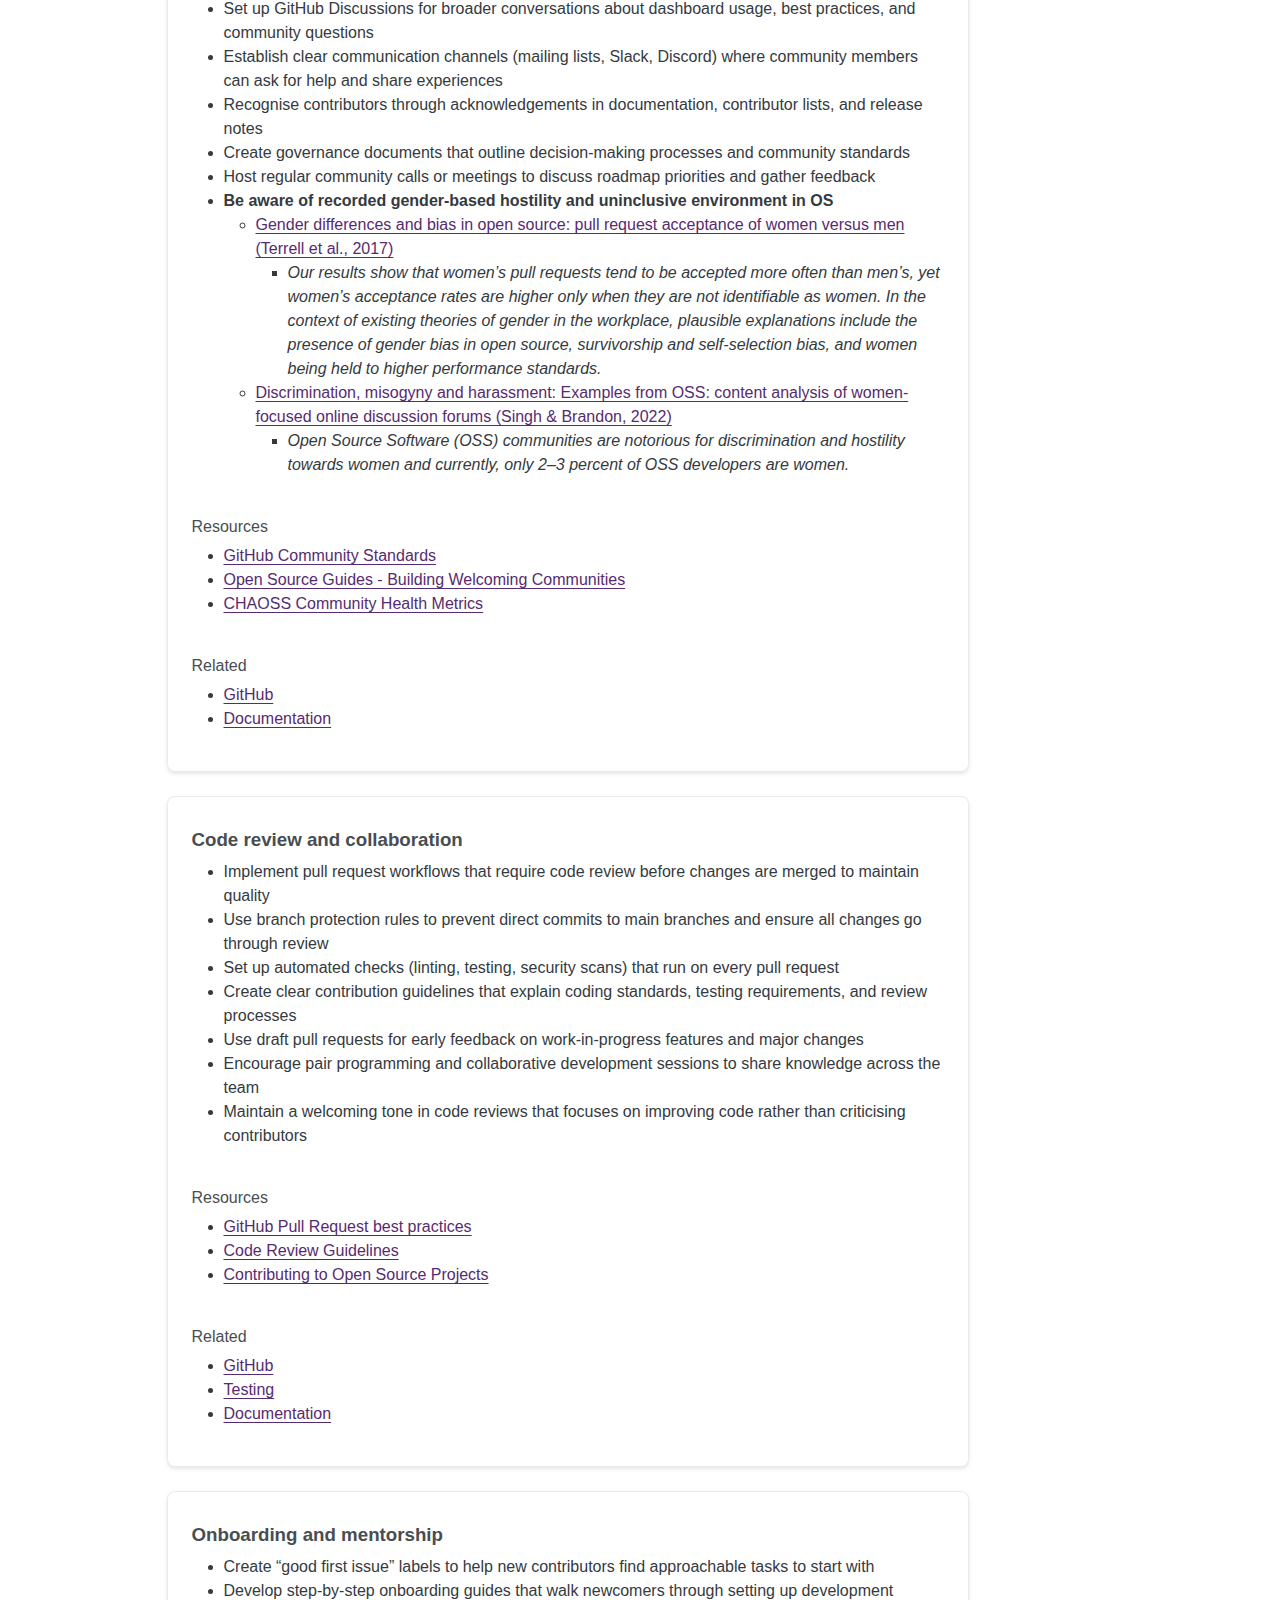
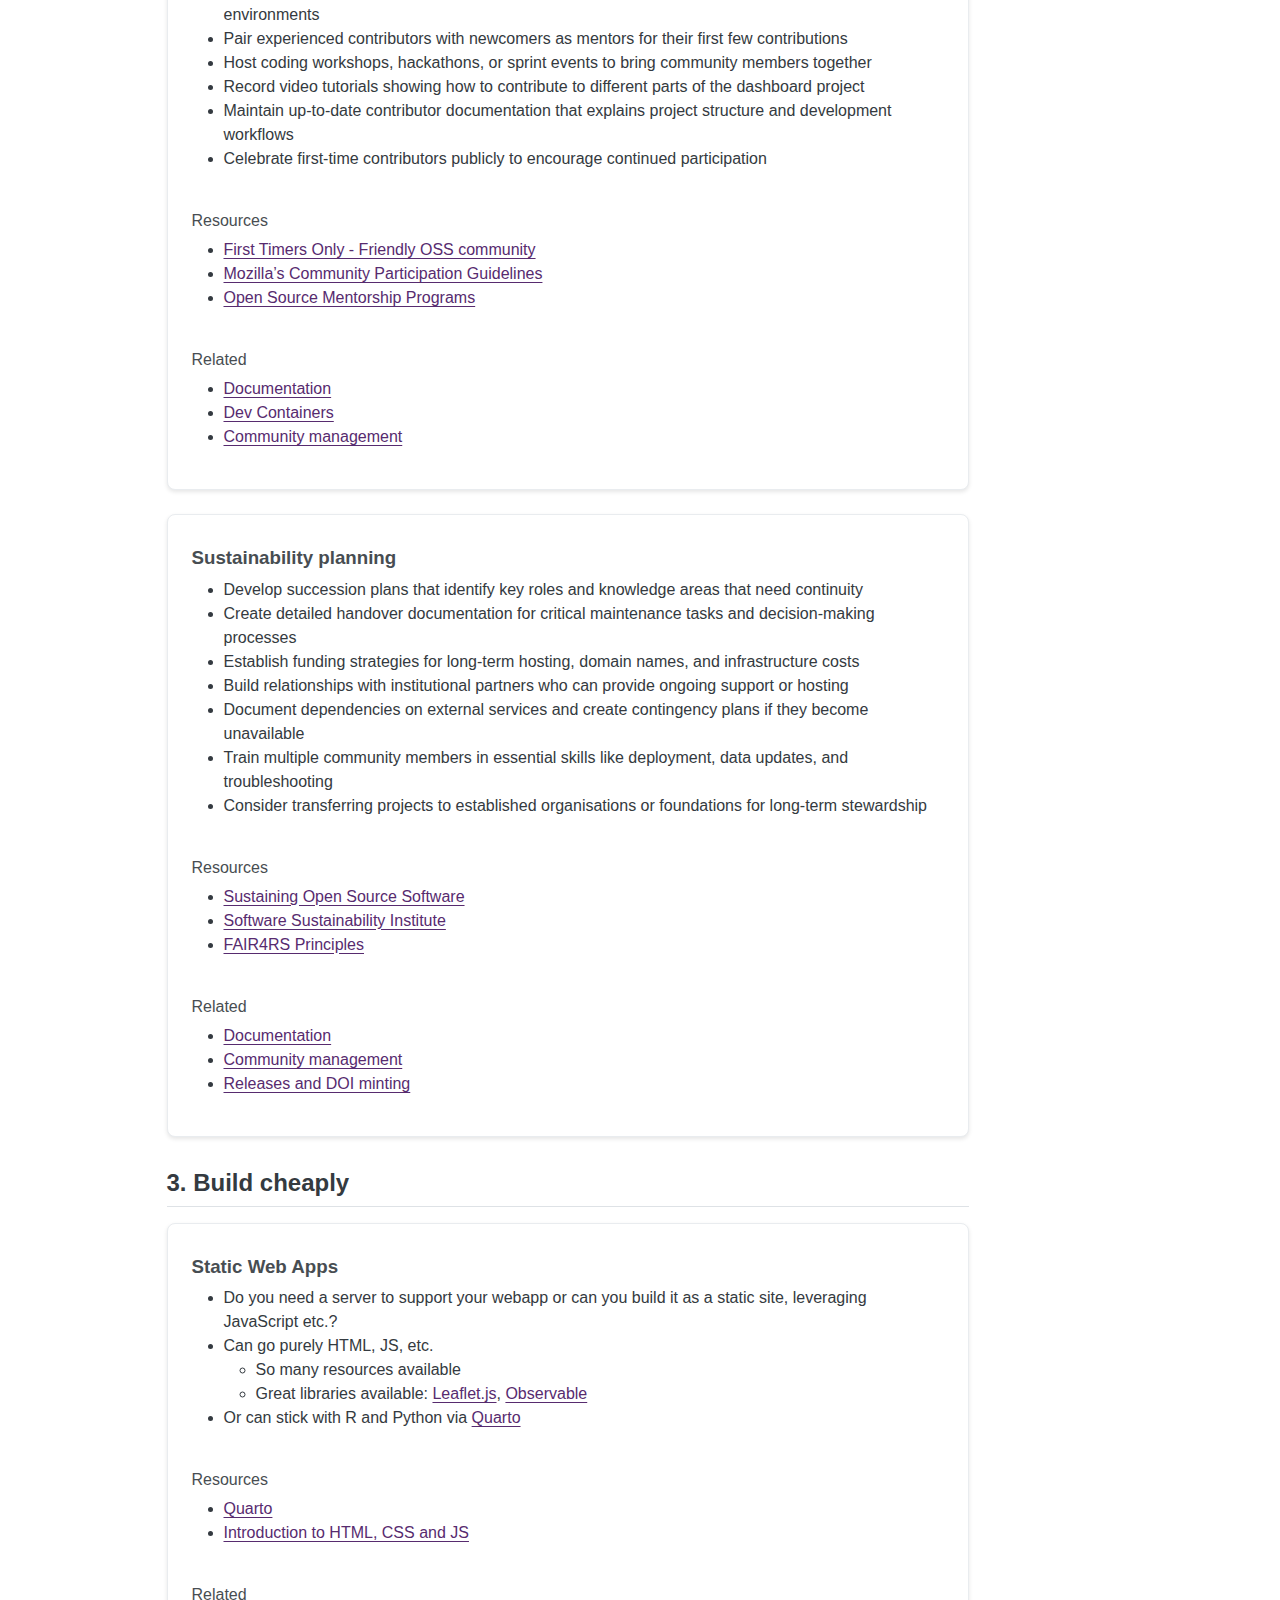
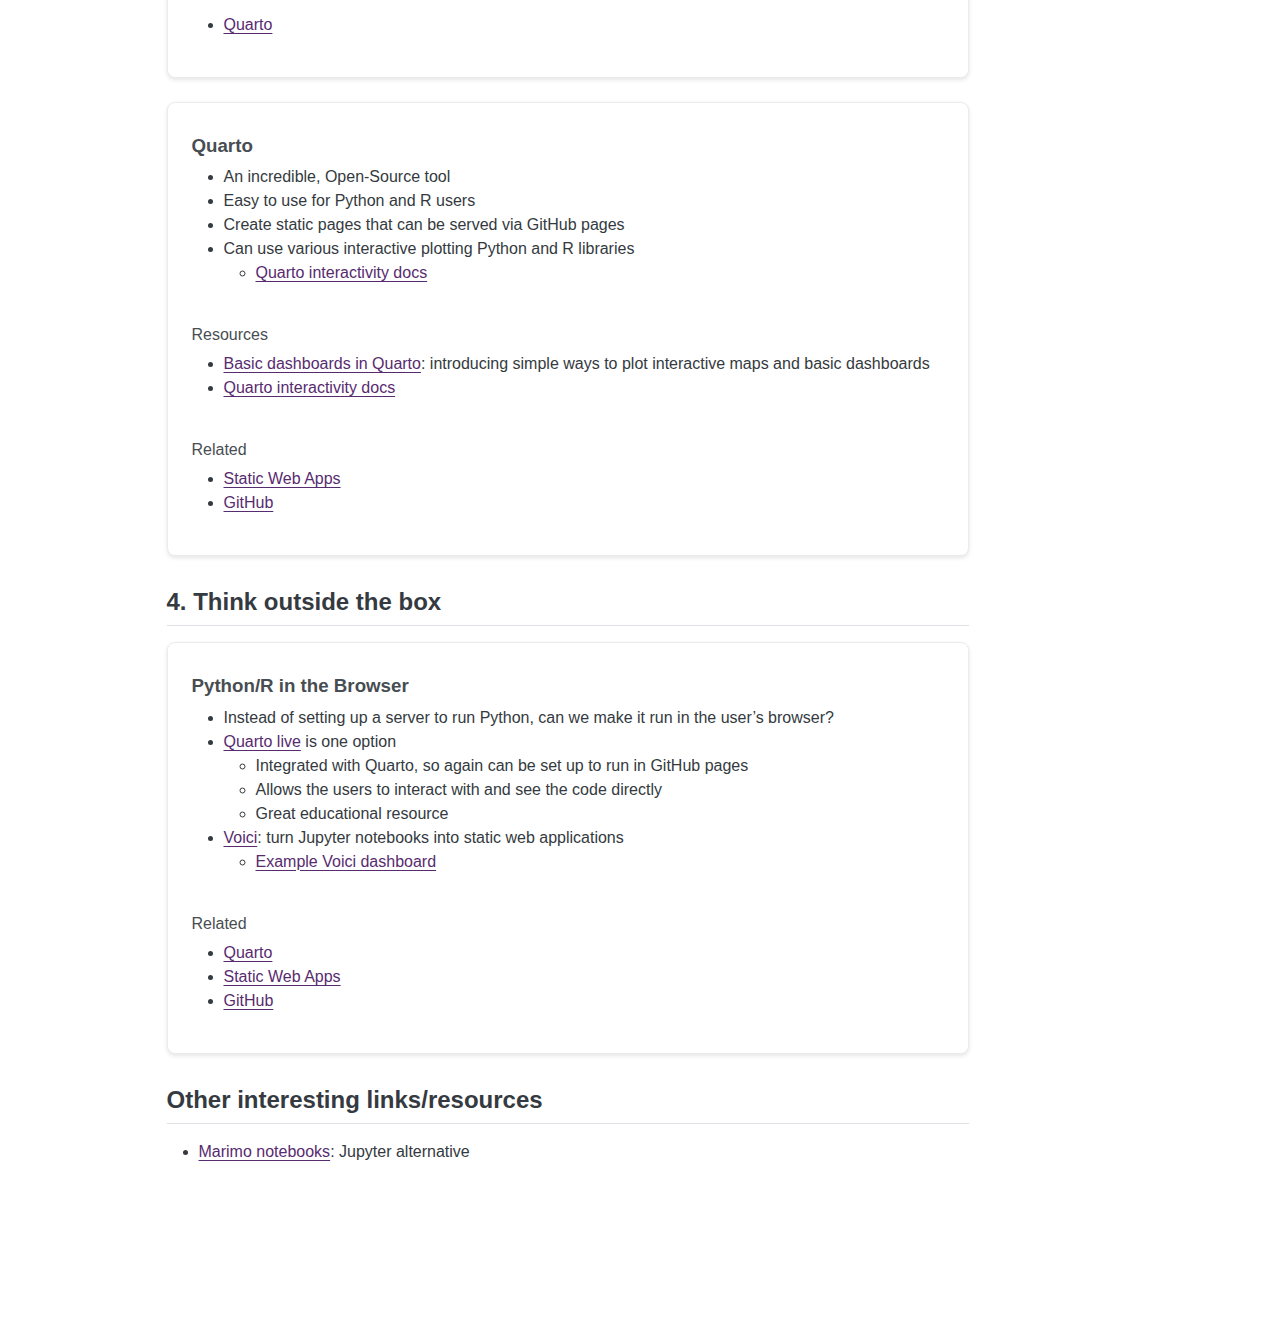
<file: list.html>
<!DOCTYPE html>
<html xmlns="http://www.w3.org/1999/xhtml" lang="en" xml:lang="en"><head>

<meta charset="utf-8">
<meta name="generator" content="quarto-1.8.25">

<meta name="viewport" content="width=device-width, initial-scale=1.0, user-scalable=yes">


<title>Resource List – Building Sustainable Open-Source Dashboards</title>
<style>
code{white-space: pre-wrap;}
span.smallcaps{font-variant: small-caps;}
div.columns{display: flex; gap: min(4vw, 1.5em);}
div.column{flex: auto; overflow-x: auto;}
div.hanging-indent{margin-left: 1.5em; text-indent: -1.5em;}
ul.task-list{list-style: none;}
ul.task-list li input[type="checkbox"] {
  width: 0.8em;
  margin: 0 0.8em 0.2em -1em; /* quarto-specific, see https://github.com/quarto-dev/quarto-cli/issues/4556 */ 
  vertical-align: middle;
}
</style>


<script src="site_libs/quarto-nav/quarto-nav.js"></script>
<script src="site_libs/quarto-nav/headroom.min.js"></script>
<script src="site_libs/clipboard/clipboard.min.js"></script>
<script src="site_libs/quarto-search/autocomplete.umd.js"></script>
<script src="site_libs/quarto-search/fuse.min.js"></script>
<script src="site_libs/quarto-search/quarto-search.js"></script>
<meta name="quarto:offset" content="./">
<script src="site_libs/quarto-html/quarto.js" type="module"></script>
<script src="site_libs/quarto-html/tabsets/tabsets.js" type="module"></script>
<script src="site_libs/quarto-html/axe/axe-check.js" type="module"></script>
<script src="site_libs/quarto-html/popper.min.js"></script>
<script src="site_libs/quarto-html/tippy.umd.min.js"></script>
<script src="site_libs/quarto-html/anchor.min.js"></script>
<link href="site_libs/quarto-html/tippy.css" rel="stylesheet">
<link href="site_libs/quarto-html/quarto-syntax-highlighting-bb1cd4028f63a369ab283e072cb7d572.css" rel="stylesheet" class="quarto-color-scheme" id="quarto-text-highlighting-styles">
<link href="site_libs/quarto-html/quarto-syntax-highlighting-dark-54c8f25464f32f8783bd446cee98020d.css" rel="stylesheet" class="quarto-color-scheme quarto-color-alternate" id="quarto-text-highlighting-styles">
<link href="site_libs/quarto-html/quarto-syntax-highlighting-bb1cd4028f63a369ab283e072cb7d572.css" rel="stylesheet" class="quarto-color-scheme-extra" id="quarto-text-highlighting-styles">
<script src="site_libs/bootstrap/bootstrap.min.js"></script>
<link href="site_libs/bootstrap/bootstrap-icons.css" rel="stylesheet">
<link href="site_libs/bootstrap/bootstrap-627e8aaa8a205ea681252c482ce23c62.min.css" rel="stylesheet" append-hash="true" class="quarto-color-scheme" id="quarto-bootstrap" data-mode="light">
<link href="site_libs/bootstrap/bootstrap-dark-11c032592c24fbba217227a5fea5e4d1.min.css" rel="stylesheet" append-hash="true" class="quarto-color-scheme quarto-color-alternate" id="quarto-bootstrap" data-mode="dark">
<link href="site_libs/bootstrap/bootstrap-627e8aaa8a205ea681252c482ce23c62.min.css" rel="stylesheet" append-hash="true" class="quarto-color-scheme-extra" id="quarto-bootstrap" data-mode="light">
<script id="quarto-search-options" type="application/json">{
  "location": "navbar",
  "copy-button": false,
  "collapse-after": 3,
  "panel-placement": "end",
  "type": "overlay",
  "limit": 50,
  "keyboard-shortcut": [
    "f",
    "/",
    "s"
  ],
  "show-item-context": false,
  "language": {
    "search-no-results-text": "No results",
    "search-matching-documents-text": "matching documents",
    "search-copy-link-title": "Copy link to search",
    "search-hide-matches-text": "Hide additional matches",
    "search-more-match-text": "more match in this document",
    "search-more-matches-text": "more matches in this document",
    "search-clear-button-title": "Clear",
    "search-text-placeholder": "",
    "search-detached-cancel-button-title": "Cancel",
    "search-submit-button-title": "Submit",
    "search-label": "Search"
  }
}</script>
</head><body class="nav-fixed quarto-light"><script id="quarto-html-before-body" type="application/javascript">
    const toggleBodyColorMode = (bsSheetEl) => {
      const mode = bsSheetEl.getAttribute("data-mode");
      const bodyEl = window.document.querySelector("body");
      if (mode === "dark") {
        bodyEl.classList.add("quarto-dark");
        bodyEl.classList.remove("quarto-light");
      } else {
        bodyEl.classList.add("quarto-light");
        bodyEl.classList.remove("quarto-dark");
      }
    }
    const toggleBodyColorPrimary = () => {
      const bsSheetEl = window.document.querySelector("link#quarto-bootstrap:not([rel=disabled-stylesheet])");
      if (bsSheetEl) {
        toggleBodyColorMode(bsSheetEl);
      }
    }
    const setColorSchemeToggle = (alternate) => {
      const toggles = window.document.querySelectorAll('.quarto-color-scheme-toggle');
      for (let i=0; i < toggles.length; i++) {
        const toggle = toggles[i];
        if (toggle) {
          if (alternate) {
            toggle.classList.add("alternate");
          } else {
            toggle.classList.remove("alternate");
          }
        }
      }
    };
    const toggleColorMode = (alternate) => {
      // Switch the stylesheets
      const primaryStylesheets = window.document.querySelectorAll('link.quarto-color-scheme:not(.quarto-color-alternate)');
      const alternateStylesheets = window.document.querySelectorAll('link.quarto-color-scheme.quarto-color-alternate');
      manageTransitions('#quarto-margin-sidebar .nav-link', false);
      if (alternate) {
        // note: dark is layered on light, we don't disable primary!
        enableStylesheet(alternateStylesheets);
        for (const sheetNode of alternateStylesheets) {
          if (sheetNode.id === "quarto-bootstrap") {
            toggleBodyColorMode(sheetNode);
          }
        }
      } else {
        disableStylesheet(alternateStylesheets);
        enableStylesheet(primaryStylesheets)
        toggleBodyColorPrimary();
      }
      manageTransitions('#quarto-margin-sidebar .nav-link', true);
      // Switch the toggles
      setColorSchemeToggle(alternate)
      // Hack to workaround the fact that safari doesn't
      // properly recolor the scrollbar when toggling (#1455)
      if (navigator.userAgent.indexOf('Safari') > 0 && navigator.userAgent.indexOf('Chrome') == -1) {
        manageTransitions("body", false);
        window.scrollTo(0, 1);
        setTimeout(() => {
          window.scrollTo(0, 0);
          manageTransitions("body", true);
        }, 40);
      }
    }
    const disableStylesheet = (stylesheets) => {
      for (let i=0; i < stylesheets.length; i++) {
        const stylesheet = stylesheets[i];
        stylesheet.rel = 'disabled-stylesheet';
      }
    }
    const enableStylesheet = (stylesheets) => {
      for (let i=0; i < stylesheets.length; i++) {
        const stylesheet = stylesheets[i];
        if(stylesheet.rel !== 'stylesheet') { // for Chrome, which will still FOUC without this check
          stylesheet.rel = 'stylesheet';
        }
      }
    }
    const manageTransitions = (selector, allowTransitions) => {
      const els = window.document.querySelectorAll(selector);
      for (let i=0; i < els.length; i++) {
        const el = els[i];
        if (allowTransitions) {
          el.classList.remove('notransition');
        } else {
          el.classList.add('notransition');
        }
      }
    }
    const isFileUrl = () => {
      return window.location.protocol === 'file:';
    }
    const hasAlternateSentinel = () => {
      let styleSentinel = getColorSchemeSentinel();
      if (styleSentinel !== null) {
        return styleSentinel === "alternate";
      } else {
        return false;
      }
    }
    const setStyleSentinel = (alternate) => {
      const value = alternate ? "alternate" : "default";
      if (!isFileUrl()) {
        window.localStorage.setItem("quarto-color-scheme", value);
      } else {
        localAlternateSentinel = value;
      }
    }
    const getColorSchemeSentinel = () => {
      if (!isFileUrl()) {
        const storageValue = window.localStorage.getItem("quarto-color-scheme");
        return storageValue != null ? storageValue : localAlternateSentinel;
      } else {
        return localAlternateSentinel;
      }
    }
    const toggleGiscusIfUsed = (isAlternate, darkModeDefault) => {
      const baseTheme = document.querySelector('#giscus-base-theme')?.value ?? 'light';
      const alternateTheme = document.querySelector('#giscus-alt-theme')?.value ?? 'dark';
      let newTheme = '';
      if(authorPrefersDark) {
        newTheme = isAlternate ? baseTheme : alternateTheme;
      } else {
        newTheme = isAlternate ? alternateTheme : baseTheme;
      }
      const changeGiscusTheme = () => {
        // From: https://github.com/giscus/giscus/issues/336
        const sendMessage = (message) => {
          const iframe = document.querySelector('iframe.giscus-frame');
          if (!iframe) return;
          iframe.contentWindow.postMessage({ giscus: message }, 'https://giscus.app');
        }
        sendMessage({
          setConfig: {
            theme: newTheme
          }
        });
      }
      const isGiscussLoaded = window.document.querySelector('iframe.giscus-frame') !== null;
      if (isGiscussLoaded) {
        changeGiscusTheme();
      }
    };
    const authorPrefersDark = false;
    const queryPrefersDark = window.matchMedia('(prefers-color-scheme: dark)');
    const darkModeDefault = queryPrefersDark.matches;
      document.querySelector('link#quarto-text-highlighting-styles.quarto-color-scheme-extra').rel = 'disabled-stylesheet';
      document.querySelector('link#quarto-bootstrap.quarto-color-scheme-extra').rel = 'disabled-stylesheet';
    let localAlternateSentinel = darkModeDefault ? 'alternate' : 'default';
    // Dark / light mode switch
    window.quartoToggleColorScheme = () => {
      // Read the current dark / light value
      let toAlternate = !hasAlternateSentinel();
      toggleColorMode(toAlternate);
      setStyleSentinel(toAlternate);
      toggleGiscusIfUsed(toAlternate, darkModeDefault);
      window.dispatchEvent(new Event('resize'));
    };
    queryPrefersDark.addEventListener("change", e => {
      if(window.localStorage.getItem("quarto-color-scheme") !== null)
        return;
      const alternate = e.matches
      toggleColorMode(alternate);
      localAlternateSentinel = e.matches ? 'alternate' : 'default'; // this is used alongside local storage!
      toggleGiscusIfUsed(alternate, darkModeDefault);
    });
    // Switch to dark mode if need be
    if (hasAlternateSentinel()) {
      toggleColorMode(true);
    } else {
      toggleColorMode(false);
    }
  </script><div style="outline:none" tabindex="-1">
  <a href="#main-content" class="page__content-skip-link">Skip to main content</a>
</div>

<script>
  document.addEventListener('DOMContentLoaded', function() {
  const toggleButton = document.querySelector('.navbar-toggler[role="menu"]');
  if (toggleButton) {
    toggleButton.removeAttribute('role');
  }
});
</script>


<link rel="stylesheet" href="styles.css">




<div id="quarto-search-results"></div>
  <header id="quarto-header" class="headroom fixed-top">
    <nav class="navbar navbar-expand-lg " data-bs-theme="dark">
      <div class="navbar-container container-fluid">
      <div class="navbar-brand-container mx-auto">
    <a href="./index.html" class="navbar-brand navbar-brand-logo">
    <img src="./logo.png" alt="Logo, with a cartoon blue cloud with electronic circuits" class="navbar-logo light-content">
    <img src="./logo.png" alt="Logo, with a cartoon blue cloud with electronic circuits" class="navbar-logo dark-content">
    </a>
    <a class="navbar-brand" href="./index.html">
    <span class="navbar-title">Building Sustainable Open-Source Dashboards</span>
    </a>
  </div>
            <div id="quarto-search" class="" title="Search"></div>
          <button class="navbar-toggler" type="button" data-bs-toggle="collapse" data-bs-target="#navbarCollapse" aria-controls="navbarCollapse" role="menu" aria-expanded="false" aria-label="Toggle navigation" onclick="if (window.quartoToggleHeadroom) { window.quartoToggleHeadroom(); }">
  <span class="navbar-toggler-icon"></span>
</button>
          <div class="collapse navbar-collapse" id="navbarCollapse">
            <ul class="navbar-nav navbar-nav-scroll me-auto">
  <li class="nav-item">
    <a class="nav-link" href="./index.html"> 
<span class="menu-text">Home</span></a>
  </li>  
  <li class="nav-item">
    <a class="nav-link active" href="./list.html" aria-current="page"> 
<span class="menu-text">Resource List</span></a>
  </li>  
  <li class="nav-item">
    <a class="nav-link" href="https://github.com/murphyqm/archival-strategies"> 
<span class="menu-text">GitHub Repository</span></a>
  </li>  
</ul>
          </div> <!-- /navcollapse -->
            <div class="quarto-navbar-tools">
  <a href="" class="quarto-color-scheme-toggle quarto-navigation-tool  px-1" onclick="window.quartoToggleColorScheme(); return false;" title="Toggle dark mode"><i class="bi"></i></a>
</div>
      </div> <!-- /container-fluid -->
    </nav>
</header>
<!-- content -->
<div id="quarto-content" class="quarto-container page-columns page-rows-contents page-layout-article page-navbar">
<!-- sidebar -->
<!-- margin-sidebar -->
    <div id="quarto-margin-sidebar" class="sidebar margin-sidebar">
        <nav id="TOC" role="doc-toc" class="toc-active">
    <h2 id="toc-title">On this page</h2>
   
  <ul>
  <li><a href="#useful-tools" id="toc-useful-tools" class="nav-link active" data-scroll-target="#useful-tools">Useful tools</a>
  <ul class="collapse">
  <li><a href="#build-to-last" id="toc-build-to-last" class="nav-link" data-scroll-target="#build-to-last">1. Build to last</a>
  <ul class="collapse">
  <li><a href="#version-control-systems-git" id="toc-version-control-systems-git" class="nav-link" data-scroll-target="#version-control-systems-git">Version Control Systems, git</a></li>
  <li><a href="#github" id="toc-github" class="nav-link" data-scroll-target="#github">GitHub</a></li>
  <li><a href="#dependency-management" id="toc-dependency-management" class="nav-link" data-scroll-target="#dependency-management">Dependency management</a></li>
  <li><a href="#containerisation" id="toc-containerisation" class="nav-link" data-scroll-target="#containerisation">Containerisation</a></li>
  <li><a href="#dev-containers" id="toc-dev-containers" class="nav-link" data-scroll-target="#dev-containers">Dev Containers</a></li>
  <li><a href="#example-dev-container-app" id="toc-example-dev-container-app" class="nav-link" data-scroll-target="#example-dev-container-app">Example Dev Container app</a></li>
  <li><a href="#releases-and-doi-minting" id="toc-releases-and-doi-minting" class="nav-link" data-scroll-target="#releases-and-doi-minting">Releases and DOI minting</a></li>
  </ul></li>
  <li><a href="#build-together" id="toc-build-together" class="nav-link" data-scroll-target="#build-together">2. Build together</a>
  <ul class="collapse">
  <li><a href="#documentation" id="toc-documentation" class="nav-link" data-scroll-target="#documentation">Documentation</a></li>
  <li><a href="#licensing" id="toc-licensing" class="nav-link" data-scroll-target="#licensing">Licensing</a></li>
  <li><a href="#community-management" id="toc-community-management" class="nav-link" data-scroll-target="#community-management">Community management</a></li>
  <li><a href="#code-review-and-collaboration" id="toc-code-review-and-collaboration" class="nav-link" data-scroll-target="#code-review-and-collaboration">Code review and collaboration</a></li>
  <li><a href="#onboarding-and-mentorship" id="toc-onboarding-and-mentorship" class="nav-link" data-scroll-target="#onboarding-and-mentorship">Onboarding and mentorship</a></li>
  <li><a href="#sustainability-planning" id="toc-sustainability-planning" class="nav-link" data-scroll-target="#sustainability-planning">Sustainability planning</a></li>
  </ul></li>
  <li><a href="#build-cheaply" id="toc-build-cheaply" class="nav-link" data-scroll-target="#build-cheaply">3. Build cheaply</a>
  <ul class="collapse">
  <li><a href="#static-web-apps" id="toc-static-web-apps" class="nav-link" data-scroll-target="#static-web-apps">Static Web Apps</a></li>
  <li><a href="#quarto" id="toc-quarto" class="nav-link" data-scroll-target="#quarto">Quarto</a></li>
  </ul></li>
  <li><a href="#think-outside-the-box" id="toc-think-outside-the-box" class="nav-link" data-scroll-target="#think-outside-the-box">4. Think outside the box</a>
  <ul class="collapse">
  <li><a href="#pythonr-in-the-browser" id="toc-pythonr-in-the-browser" class="nav-link" data-scroll-target="#pythonr-in-the-browser">Python/R in the Browser</a></li>
  </ul></li>
  <li><a href="#other-interesting-linksresources" id="toc-other-interesting-linksresources" class="nav-link" data-scroll-target="#other-interesting-linksresources">Other interesting links/resources</a></li>
  </ul></li>
  </ul>
<div class="toc-actions"><ul><li><a href="https://github.com/murphyqm/archival-strategies/edit/main/list.qmd" class="toc-action"><i class="bi bi-github"></i>Edit this page</a></li><li><a href="https://github.com/murphyqm/archival-strategies/blob/main/list.qmd" class="toc-action"><i class="bi empty"></i>View source</a></li><li><a href="https://github.com/murphyqm/archival-strategies/issues/new" class="toc-action"><i class="bi empty"></i>Report an issue</a></li></ul></div></nav>
    </div>
<!-- main -->
<main class="content" id="quarto-document-content">

<div id="main-content" tabindex="-1"></div>

<header id="title-block-header" class="quarto-title-block default">
<div class="quarto-title">
<h1 class="title">Resource List</h1>
<p class="subtitle lead">Ideas, links, tools, etc. for long-term access to research dashboards</p>
</div>



<div class="quarto-title-meta">

    
  
    
  </div>
  


</header>


<style>
.card {
    border: 1px solid #e9ecef;
    border-radius: 8px;
    padding: 1.5rem;
    padding-top: 0.5rem;
    margin-bottom: 1.5rem;
    box-shadow: 0 2px 4px rgba(0,0,0,0.1);
}
</style>
<section id="useful-tools" class="level1">
<h1>Useful tools</h1>
<p>This page contains a list of hopefully useful tools grouped together under the following headings:</p>
<ol type="1">
<li>Build to last
<ul>
<li>Sustainable software development practices</li>
<li>Using the FAIR approach</li>
<li>Leveraging version control, environments, and containerisation</li>
</ul></li>
<li>Build together
<ul>
<li>Collaboration, documentation, and community</li>
<li>Software stewardship</li>
</ul></li>
<li>Building cheaply
<ul>
<li>Choosing affordable options from day one</li>
<li>Minimizing costs where possible</li>
</ul></li>
<li>Think outside the box
<ul>
<li>Creative solutions</li>
<li>DIY approaches</li>
</ul></li>
</ol>
<p>Use the contents to the right or search with Ctrl + f for different topics.</p>
<section id="build-to-last" class="level2">
<h2 class="anchored" data-anchor-id="build-to-last">1. Build to last</h2>
<p>Take approaches used generally in sustainable research software development to make projects more robust.</p>
<section id="version-control-systems-git" class="level3 card">
<h3 class="anchored" data-anchor-id="version-control-systems-git">Version Control Systems, git</h3>
<ul>
<li>Records all changes to the project, time stamped, with a unique identifier
<ul>
<li>A record of who changed what, and when</li>
</ul></li>
<li>Makes the build process open to allow for replication and reproduction of the work</li>
<li>Allows people to “reverse engineer” the work</li>
<li>More powerful when in a public repository, like on <a href="#github">GitHub</a></li>
</ul>
<section id="resources" class="level4">
<h4 class="anchored" data-anchor-id="resources">Resources</h4>
<ul>
<li><a href="https://fair-software.nl/recommendations/repository">FAIR Software: use a publicly accessible repository with version control</a></li>
<li><a href="https://arctraining.github.io/research-software-development/version_control/version_control.html">Version Control: your digital lab notebook (an introduction to git)</a></li>
</ul>
</section>
<section id="related" class="level4">
<h4 class="anchored" data-anchor-id="related">Related</h4>
<ul>
<li><a href="#github">GitHub</a></li>
</ul>
</section>
</section>
<section id="github" class="level3 card">
<h3 class="anchored" data-anchor-id="github">GitHub</h3>
<p>The resources listed below are free at time of writing, with usage limits.</p>
<ul>
<li>Public repository with git version control, for long-term accessibility</li>
<li>Automated CI/CD workflows via GitHub Actions for testing, building, and deploying dashboards - can automatically update data, run tests, and deploy to hosting platforms</li>
<li>Free static website hosting directly from repositories - ideal for hosting documentation, simple dashboards, or project websites</li>
<li>Cloud-based development environments (via Codespaces) that allow contributors to work on projects without local setup, lowering barriers to collaboration</li>
<li>Release tagging: integrations with Zenodo for minting DOIs against releases</li>
</ul>
<section id="resources-1" class="level4">
<h4 class="anchored" data-anchor-id="resources-1">Resources</h4>
<ul>
<li><a href="https://docs.github.com/en/pages">GitHub Pages Documentation</a></li>
<li><a href="https://docs.github.com/en/actions">GitHub Actions for Continuous Integration</a></li>
<li><a href="https://docs.github.com/en/discussions">Building Communities with GitHub Discussions</a></li>
</ul>
</section>
<section id="related-1" class="level4">
<h4 class="anchored" data-anchor-id="related-1">Related</h4>
<ul>
<li><a href="#version-control-systems-git">Version Control Systems, git</a></li>
</ul>
</section>
</section>
<section id="dependency-management" class="level3 card">
<h3 class="anchored" data-anchor-id="dependency-management">Dependency management</h3>
<ul>
<li>Lock specific versions of packages and dependencies to ensure dashboards work consistently across different machines and time periods</li>
<li>Create isolated environments to prevent conflicts between different projects</li>
<li>Modern tools support Windows, macOS, and Linux, making collaboration easier across diverse teams</li>
<li>Tools like pixi provide fast environment setup, reducing barriers for new contributors</li>
<li>Automatic resolution of complex dependency trees prevents version conflicts that could break dashboards over time</li>
<li>Share exact environment specifications through small configuration files rather than large binary packages</li>
<li>Tools like miniforge prioritize packages commonly used in research and data science workflows</li>
</ul>
<section id="resources-2" class="level4">
<h4 class="anchored" data-anchor-id="resources-2">Resources</h4>
<ul>
<li><a href="https://github.com/conda-forge/miniforge">Miniforge - Minimal conda installer</a></li>
<li><a href="https://pixi.sh/">Pixi - Fast package management</a></li>
<li><a href="https://conda-forge.org/">Conda-forge - Community-driven conda packages</a></li>
</ul>
</section>
<section id="related-2" class="level4">
<h4 class="anchored" data-anchor-id="related-2">Related</h4>
<ul>
<li><a href="#containerisation">Containerisation</a></li>
<li><a href="#version-control-systems-git">Version Control Systems, git</a></li>
</ul>
</section>
</section>
<section id="containerisation" class="level3 card">
<h3 class="anchored" data-anchor-id="containerisation">Containerisation</h3>
<ul>
<li>Package entire dashboard applications with all dependencies into portable containers that run consistently across different systems</li>
<li>Isolate dashboards from host system changes, protecting against software updates that might break functionality</li>
<li>Enable easy deployment to cloud platforms, university servers, or personal computers without complex setup procedures</li>
<li>Preserve exact runtime environments for long-term reproducibility - containers can be archived and run years later</li>
<li>Support automated deployment pipelines that can rebuild and redeploy dashboards from source code</li>
</ul>
<section id="resources-3" class="level4">
<h4 class="anchored" data-anchor-id="resources-3">Resources</h4>
<ul>
<li><a href="https://hub.docker.com">Docker Hub - Container registry</a></li>
<li><a href="https://www.docker.com/products/docker-desktop/">Docker Desktop - Local container development</a></li>
<li><a href="https://podman.io/">Podman - Daemonless container engine</a></li>
</ul>
</section>
<section id="related-3" class="level4">
<h4 class="anchored" data-anchor-id="related-3">Related</h4>
<ul>
<li><a href="#dependency-management">Dependency management</a></li>
<li><a href="#github">GitHub</a></li>
</ul>
</section>
</section>
<section id="dev-containers" class="level3 card">
<h3 class="anchored" data-anchor-id="dev-containers">Dev Containers</h3>
<ul>
<li>Define complete development environments as code using Docker containers with pre-configured tools, extensions, and dependencies</li>
<li>Enable instant collaboration by allowing anyone to open your dashboard project in a fully configured environment via GitHub Codespaces</li>
<li>Ensure consistent development experience across different operating systems and machines, eliminating “works on my machine” problems</li>
<li>Automatically install required VS Code extensions, language servers, and debugging tools when contributors open the project</li>
<li>Support both local development (with Docker Desktop) and cloud-based development (with GitHub Codespaces) using the same configuration</li>
<li>Reduce onboarding time for new contributors from hours to minutes by providing ready-to-use development environments</li>
<li>Allow testing and development of dashboards without installing software locally, particularly useful for workshops and teaching</li>
</ul>
<section id="resources-4" class="level4">
<h4 class="anchored" data-anchor-id="resources-4">Resources</h4>
<ul>
<li><a href="https://containers.dev/">Development Containers specification</a></li>
<li><a href="https://marketplace.visualstudio.com/items?itemName=ms-vscode-remote.remote-containers">VS Code Dev Containers extension</a></li>
<li><a href="https://docs.github.com/en/codespaces">GitHub Codespaces documentation</a></li>
</ul>
</section>
<section id="related-4" class="level4">
<h4 class="anchored" data-anchor-id="related-4">Related</h4>
<ul>
<li><a href="#containerisation">Containerisation</a></li>
<li><a href="#github">GitHub</a></li>
</ul>
</section>
</section>
<section id="example-dev-container-app" class="level3 card">
<h3 class="anchored" data-anchor-id="example-dev-container-app">Example Dev Container app</h3>
<p>See this <a href="https://github.com/murphyqm/example-dashboard-devcontainers">example Dev Container with a Dash app</a></p>
<ul>
<li>Very basic/minimal set up to show how you can let users build the app themselves/serve it in the cloud</li>
</ul>
<section id="related-5" class="level4">
<h4 class="anchored" data-anchor-id="related-5">Related</h4>
<ul>
<li><a href="#containerisation">Containerisation</a></li>
<li><a href="#github">GitHub</a></li>
</ul>
</section>
</section>
<section id="releases-and-doi-minting" class="level3 card">
<h3 class="anchored" data-anchor-id="releases-and-doi-minting">Releases and DOI minting</h3>
<ul>
<li>Create tagged releases at key project milestones to capture stable snapshots of your dashboard code and documentation</li>
<li>Mint Digital Object Identifiers (DOIs) through Zenodo integration to create permanent, citable references to specific versions</li>
<li>Ensure long-term preservation through Zenodo’s commitment to maintain archived software beyond individual project lifecycles<br>
</li>
<li>Enable reproducible research by allowing others to cite and access exact versions of dashboards used in publications</li>
<li>Automatically trigger DOI creation when GitHub releases are published, reducing manual administrative overhead</li>
<li>Include release notes that document significant changes, bug fixes, and compatibility requirements for each version</li>
<li>Archive not just source code but also documentation, example data, and configuration files needed for reproduction</li>
</ul>
<section id="resources-5" class="level4">
<h4 class="anchored" data-anchor-id="resources-5">Resources</h4>
<ul>
<li><a href="https://arctraining.github.io/research-software-development/">Research Software Development in Python tutorial</a></li>
<li><a href="https://docs.github.com/en/repositories/archiving-a-github-repository/referencing-and-citing-content">Zenodo-GitHub integration guide</a></li>
<li><a href="https://guides.github.com/activities/citable-code/">Making Your Code Citable with Zenodo</a></li>
<li><a href="https://semver.org/">Semantic Versioning guidelines</a></li>
</ul>
</section>
<section id="related-6" class="level4">
<h4 class="anchored" data-anchor-id="related-6">Related</h4>
<ul>
<li><a href="#github">GitHub</a></li>
<li><a href="#version-control-systems-git">Version Control Systems, git</a></li>
<li><a href="#documentation">Documentation</a></li>
</ul>
</section>
</section>
</section>
<section id="build-together" class="level2">
<h2 class="anchored" data-anchor-id="build-together">2. Build together</h2>
<section id="documentation" class="level3 card">
<h3 class="anchored" data-anchor-id="documentation">Documentation</h3>
<ul>
<li>Create comprehensive README files that explain what the dashboard does, how to install it, and how to use it
<ul>
<li>Provide instructions on using <a href="#dev-containers">containers/Code Spaces</a></li>
</ul></li>
<li>Document code with clear comments and docstrings so future maintainers can understand the logic</li>
<li>Provide step-by-step setup instructions that work for users with different technical backgrounds</li>
<li>Include examples and screenshots to help users understand expected outputs and functionality</li>
<li>Maintain changelogs and release notes to help users track updates and breaking changes over time</li>
<li>Document data sources, update frequencies, and any manual processes required to keep dashboards current</li>
<li>Create contributor guides to help new team members understand development workflows and standards</li>
</ul>
<section id="resources-6" class="level4">
<h4 class="anchored" data-anchor-id="resources-6">Resources</h4>
<ul>
<li><a href="https://www.writethedocs.org/guide/">Write the Docs - Documentation guide</a></li>
<li><a href="https://github.com/PurpleBooth/a-good-readme-template">README template for research software</a></li>
<li><a href="https://keepachangelog.com/en/1.0.0/">Keep a Changelog</a></li>
</ul>
</section>
<section id="related-7" class="level4">
<h4 class="anchored" data-anchor-id="related-7">Related</h4>
<ul>
<li><a href="#version-control-systems-git">Version Control Systems, git</a></li>
<li><a href="#github">GitHub</a></li>
<li><a href="#dev-containers">Dev Containers</a></li>
</ul>
</section>
</section>
<section id="licensing" class="level3 card">
<h3 class="anchored" data-anchor-id="licensing">Licensing</h3>
<ul>
<li>Choose open source licenses that allow others to use, modify, and distribute your dashboard code freely</li>
<li>Ensure license compatibility when using third-party libraries and datasets in your project</li>
<li>Include clear license files in your repository to establish legal permissions for long-term use</li>
<li>Consider data licensing separately from code licensing, especially for research datasets with different restrictions</li>
<li>Use permissive licenses like MIT or Apache 2.0 to maximise accessibility and adoption by other researchers</li>
<li>Document any trademark or attribution requirements for logos, branding, or institutional acknowledgements</li>
<li>Understand institutional policies around intellectual property and open source software release</li>
</ul>
<section id="resources-7" class="level4">
<h4 class="anchored" data-anchor-id="resources-7">Resources</h4>
<ul>
<li><a href="https://choosealicense.com/">Choose a License - Simple license picker</a></li>
<li><a href="https://opensource.org/licenses">Open Source Initiative - License list</a></li>
<li><a href="https://creativecommons.org/licenses/">Creative Commons - Data and content licensing</a></li>
</ul>
</section>
<section id="related-8" class="level4">
<h4 class="anchored" data-anchor-id="related-8">Related</h4>
<ul>
<li><a href="#github">GitHub</a></li>
<li><a href="#documentation">Documentation</a></li>
</ul>
</section>
</section>
<section id="community-management" class="level3 card">
<h3 class="anchored" data-anchor-id="community-management">Community management</h3>
<ul>
<li>Use GitHub Issues to track bugs, feature requests, and general discussions about dashboard improvements</li>
<li>Create issue templates that guide users to provide helpful information when reporting problems or suggesting features</li>
<li>Set up GitHub Discussions for broader conversations about dashboard usage, best practices, and community questions</li>
<li>Establish clear communication channels (mailing lists, Slack, Discord) where community members can ask for help and share experiences</li>
<li>Recognise contributors through acknowledgements in documentation, contributor lists, and release notes</li>
<li>Create governance documents that outline decision-making processes and community standards</li>
<li>Host regular community calls or meetings to discuss roadmap priorities and gather feedback</li>
<li><strong>Be aware of recorded gender-based hostility and uninclusive environment in OS</strong>
<ul>
<li><a href="https://peerj.com/articles/cs-111/">Gender differences and bias in open source: pull request acceptance of women versus men (Terrell et al., 2017)</a>
<ul>
<li><em>Our results show that women’s pull requests tend to be accepted more often than men’s, yet women’s acceptance rates are higher only when they are not identifiable as women. In the context of existing theories of gender in the workplace, plausible explanations include the presence of gender bias in open source, survivorship and self-selection bias, and women being held to higher performance standards.</em></li>
</ul></li>
<li><a href="https://dl.acm.org/doi/10.1145/3524501.3527602">Discrimination, misogyny and harassment: Examples from OSS: content analysis of women-focused online discussion forums (Singh &amp; Brandon, 2022)</a>
<ul>
<li><em>Open Source Software (OSS) communities are notorious for discrimination and hostility towards women and currently, only 2–3 percent of OSS developers are women.</em></li>
</ul></li>
</ul></li>
</ul>
<section id="resources-8" class="level4">
<h4 class="anchored" data-anchor-id="resources-8">Resources</h4>
<ul>
<li><a href="https://docs.github.com/en/communities/setting-up-your-project-for-healthy-contributions">GitHub Community Standards</a></li>
<li><a href="https://opensource.guide/building-community/">Open Source Guides - Building Welcoming Communities</a></li>
<li><a href="https://chaoss.community/">CHAOSS Community Health Metrics</a></li>
</ul>
</section>
<section id="related-9" class="level4">
<h4 class="anchored" data-anchor-id="related-9">Related</h4>
<ul>
<li><a href="#github">GitHub</a></li>
<li><a href="#documentation">Documentation</a></li>
</ul>
</section>
</section>
<section id="code-review-and-collaboration" class="level3 card">
<h3 class="anchored" data-anchor-id="code-review-and-collaboration">Code review and collaboration</h3>
<ul>
<li>Implement pull request workflows that require code review before changes are merged to maintain quality</li>
<li>Use branch protection rules to prevent direct commits to main branches and ensure all changes go through review</li>
<li>Set up automated checks (linting, testing, security scans) that run on every pull request</li>
<li>Create clear contribution guidelines that explain coding standards, testing requirements, and review processes</li>
<li>Use draft pull requests for early feedback on work-in-progress features and major changes</li>
<li>Encourage pair programming and collaborative development sessions to share knowledge across the team</li>
<li>Maintain a welcoming tone in code reviews that focuses on improving code rather than criticising contributors</li>
</ul>
<section id="resources-9" class="level4">
<h4 class="anchored" data-anchor-id="resources-9">Resources</h4>
<ul>
<li><a href="https://docs.github.com/en/pull-requests/collaborating-with-pull-requests">GitHub Pull Request best practices</a></li>
<li><a href="https://google.github.io/eng-practices/review/">Code Review Guidelines</a></li>
<li><a href="https://opensource.guide/how-to-contribute/">Contributing to Open Source Projects</a></li>
</ul>
</section>
<section id="related-10" class="level4">
<h4 class="anchored" data-anchor-id="related-10">Related</h4>
<ul>
<li><a href="#github">GitHub</a></li>
<li><a href="#testing">Testing</a></li>
<li><a href="#documentation">Documentation</a></li>
</ul>
</section>
</section>
<section id="onboarding-and-mentorship" class="level3 card">
<h3 class="anchored" data-anchor-id="onboarding-and-mentorship">Onboarding and mentorship</h3>
<ul>
<li>Create “good first issue” labels to help new contributors find approachable tasks to start with</li>
<li>Develop step-by-step onboarding guides that walk newcomers through setting up development environments</li>
<li>Pair experienced contributors with newcomers as mentors for their first few contributions</li>
<li>Host coding workshops, hackathons, or sprint events to bring community members together</li>
<li>Record video tutorials showing how to contribute to different parts of the dashboard project</li>
<li>Maintain up-to-date contributor documentation that explains project structure and development workflows</li>
<li>Celebrate first-time contributors publicly to encourage continued participation</li>
</ul>
<section id="resources-10" class="level4">
<h4 class="anchored" data-anchor-id="resources-10">Resources</h4>
<ul>
<li><a href="https://www.firsttimersonly.com/">First Timers Only - Friendly OSS community</a></li>
<li><a href="https://www.mozilla.org/en-US/about/governance/policies/participation/">Mozilla’s Community Participation Guidelines</a></li>
<li><a href="https://opensource.com/article/19/2/open-source-mentoring">Open Source Mentorship Programs</a></li>
</ul>
</section>
<section id="related-11" class="level4">
<h4 class="anchored" data-anchor-id="related-11">Related</h4>
<ul>
<li><a href="#documentation">Documentation</a></li>
<li><a href="#dev-containers">Dev Containers</a></li>
<li><a href="#community-management">Community management</a></li>
</ul>
</section>
</section>
<section id="sustainability-planning" class="level3 card">
<h3 class="anchored" data-anchor-id="sustainability-planning">Sustainability planning</h3>
<ul>
<li>Develop succession plans that identify key roles and knowledge areas that need continuity</li>
<li>Create detailed handover documentation for critical maintenance tasks and decision-making processes</li>
<li>Establish funding strategies for long-term hosting, domain names, and infrastructure costs</li>
<li>Build relationships with institutional partners who can provide ongoing support or hosting</li>
<li>Document dependencies on external services and create contingency plans if they become unavailable</li>
<li>Train multiple community members in essential skills like deployment, data updates, and troubleshooting</li>
<li>Consider transferring projects to established organisations or foundations for long-term stewardship</li>
</ul>
<section id="resources-11" class="level4">
<h4 class="anchored" data-anchor-id="resources-11">Resources</h4>
<ul>
<li><a href="https://sustainoss.org/">Sustaining Open Source Software</a></li>
<li><a href="https://www.software.ac.uk/">Software Sustainability Institute</a></li>
<li><a href="https://www.rd-alliance.org/groups/fair-research-software-fair4rs-wg">FAIR4RS Principles</a></li>
</ul>
</section>
<section id="related-12" class="level4">
<h4 class="anchored" data-anchor-id="related-12">Related</h4>
<ul>
<li><a href="#documentation">Documentation</a></li>
<li><a href="#community-management">Community management</a></li>
<li><a href="#releases-and-doi-minting">Releases and DOI minting</a></li>
</ul>
</section>
</section>
</section>
<section id="build-cheaply" class="level2">
<h2 class="anchored" data-anchor-id="build-cheaply">3. Build cheaply</h2>
<section id="static-web-apps" class="level3 card">
<h3 class="anchored" data-anchor-id="static-web-apps">Static Web Apps</h3>
<ul>
<li>Do you need a server to support your webapp or can you build it as a static site, leveraging JavaScript etc.?</li>
<li>Can go purely HTML, JS, etc.
<ul>
<li>So many resources available</li>
<li>Great libraries available: <a href="https://leafletjs.com/index.html">Leaflet.js</a>, <a href="https://observablehq.com/documentation/cells/observable-javascript">Observable</a></li>
</ul></li>
<li>Or can stick with R and Python via <a href="https://quarto.org/">Quarto</a></li>
</ul>
<section id="resources-12" class="level4">
<h4 class="anchored" data-anchor-id="resources-12">Resources</h4>
<ul>
<li><a href="https://quarto.org/">Quarto</a></li>
<li><a href="https://www.freecodecamp.org/news/html-css-and-javascript-explained-for-beginners/">Introduction to HTML, CSS and JS</a></li>
</ul>
</section>
<section id="related-13" class="level4">
<h4 class="anchored" data-anchor-id="related-13">Related</h4>
<ul>
<li><a href="#quarto">Quarto</a></li>
</ul>
</section>
</section>
<section id="quarto" class="level3 card">
<h3 class="anchored" data-anchor-id="quarto">Quarto</h3>
<ul>
<li>An incredible, Open-Source tool</li>
<li>Easy to use for Python and R users</li>
<li>Create static pages that can be served via GitHub pages</li>
<li>Can use various interactive plotting Python and R libraries
<ul>
<li><a href="https://quarto.org/docs/interactive/">Quarto interactivity docs</a></li>
</ul></li>
</ul>
<section id="resources-13" class="level4">
<h4 class="anchored" data-anchor-id="resources-13">Resources</h4>
<ul>
<li><a href="https://murphyqm.github.io/better-basic-dashboards">Basic dashboards in Quarto</a>: introducing simple ways to plot interactive maps and basic dashboards</li>
<li><a href="https://quarto.org/docs/interactive/">Quarto interactivity docs</a></li>
</ul>
</section>
<section id="related-14" class="level4">
<h4 class="anchored" data-anchor-id="related-14">Related</h4>
<ul>
<li><a href="#static-web-apps">Static Web Apps</a></li>
<li><a href="#github">GitHub</a></li>
</ul>
</section>
</section>
</section>
<section id="think-outside-the-box" class="level2">
<h2 class="anchored" data-anchor-id="think-outside-the-box">4. Think outside the box</h2>
<section id="pythonr-in-the-browser" class="level3 card">
<h3 class="anchored" data-anchor-id="pythonr-in-the-browser">Python/R in the Browser</h3>
<ul>
<li>Instead of setting up a server to run Python, can we make it run in the user’s browser?</li>
<li><a href="https://r-wasm.github.io/quarto-live/">Quarto live</a> is one option
<ul>
<li>Integrated with Quarto, so again can be set up to run in GitHub pages</li>
<li>Allows the users to interact with and see the code directly</li>
<li>Great educational resource</li>
</ul></li>
<li><a href="https://github.com/voila-dashboards/voici">Voici</a>: turn Jupyter notebooks into static web applications
<ul>
<li><a href="https://voici.readthedocs.io/en/latest/_static/lite/voici/tree/index.html">Example Voici dashboard</a></li>
</ul></li>
</ul>
<section id="related-15" class="level4">
<h4 class="anchored" data-anchor-id="related-15">Related</h4>
<ul>
<li><a href="#quarto">Quarto</a></li>
<li><a href="#static-web-apps">Static Web Apps</a></li>
<li><a href="#github">GitHub</a></li>
</ul>
</section>
</section>
</section>
<section id="other-interesting-linksresources" class="level2">
<h2 class="anchored" data-anchor-id="other-interesting-linksresources">Other interesting links/resources</h2>
<ul>
<li><a href="https://marimo.io/">Marimo notebooks</a>: Jupyter alternative</li>
</ul>


</section>
</section>

</main> <!-- /main -->
<script id="quarto-html-after-body" type="application/javascript">
  window.document.addEventListener("DOMContentLoaded", function (event) {
    // Ensure there is a toggle, if there isn't float one in the top right
    if (window.document.querySelector('.quarto-color-scheme-toggle') === null) {
      const a = window.document.createElement('a');
      a.classList.add('top-right');
      a.classList.add('quarto-color-scheme-toggle');
      a.href = "";
      a.onclick = function() { try { window.quartoToggleColorScheme(); } catch {} return false; };
      const i = window.document.createElement("i");
      i.classList.add('bi');
      a.appendChild(i);
      window.document.body.appendChild(a);
    }
    setColorSchemeToggle(hasAlternateSentinel())
    const icon = "";
    const anchorJS = new window.AnchorJS();
    anchorJS.options = {
      placement: 'right',
      icon: icon
    };
    anchorJS.add('.anchored');
    const isCodeAnnotation = (el) => {
      for (const clz of el.classList) {
        if (clz.startsWith('code-annotation-')) {                     
          return true;
        }
      }
      return false;
    }
    const onCopySuccess = function(e) {
      // button target
      const button = e.trigger;
      // don't keep focus
      button.blur();
      // flash "checked"
      button.classList.add('code-copy-button-checked');
      var currentTitle = button.getAttribute("title");
      button.setAttribute("title", "Copied!");
      let tooltip;
      if (window.bootstrap) {
        button.setAttribute("data-bs-toggle", "tooltip");
        button.setAttribute("data-bs-placement", "left");
        button.setAttribute("data-bs-title", "Copied!");
        tooltip = new bootstrap.Tooltip(button, 
          { trigger: "manual", 
            customClass: "code-copy-button-tooltip",
            offset: [0, -8]});
        tooltip.show();    
      }
      setTimeout(function() {
        if (tooltip) {
          tooltip.hide();
          button.removeAttribute("data-bs-title");
          button.removeAttribute("data-bs-toggle");
          button.removeAttribute("data-bs-placement");
        }
        button.setAttribute("title", currentTitle);
        button.classList.remove('code-copy-button-checked');
      }, 1000);
      // clear code selection
      e.clearSelection();
    }
    const getTextToCopy = function(trigger) {
      const outerScaffold = trigger.parentElement.cloneNode(true);
      const codeEl = outerScaffold.querySelector('code');
      for (const childEl of codeEl.children) {
        if (isCodeAnnotation(childEl)) {
          childEl.remove();
        }
      }
      return codeEl.innerText;
    }
    const clipboard = new window.ClipboardJS('.code-copy-button:not([data-in-quarto-modal])', {
      text: getTextToCopy
    });
    clipboard.on('success', onCopySuccess);
    if (window.document.getElementById('quarto-embedded-source-code-modal')) {
      const clipboardModal = new window.ClipboardJS('.code-copy-button[data-in-quarto-modal]', {
        text: getTextToCopy,
        container: window.document.getElementById('quarto-embedded-source-code-modal')
      });
      clipboardModal.on('success', onCopySuccess);
    }
      var localhostRegex = new RegExp(/^(?:http|https):\/\/localhost\:?[0-9]*\//);
      var mailtoRegex = new RegExp(/^mailto:/);
        var filterRegex = new RegExp("https:\/\/murphyqm\.github\.io\/archival-strategies\/");
      var isInternal = (href) => {
          return filterRegex.test(href) || localhostRegex.test(href) || mailtoRegex.test(href);
      }
      // Inspect non-navigation links and adorn them if external
     var links = window.document.querySelectorAll('a[href]:not(.nav-link):not(.navbar-brand):not(.toc-action):not(.sidebar-link):not(.sidebar-item-toggle):not(.pagination-link):not(.no-external):not([aria-hidden]):not(.dropdown-item):not(.quarto-navigation-tool):not(.about-link)');
      for (var i=0; i<links.length; i++) {
        const link = links[i];
        if (!isInternal(link.href)) {
          // undo the damage that might have been done by quarto-nav.js in the case of
          // links that we want to consider external
          if (link.dataset.originalHref !== undefined) {
            link.href = link.dataset.originalHref;
          }
        }
      }
    function tippyHover(el, contentFn, onTriggerFn, onUntriggerFn) {
      const config = {
        allowHTML: true,
        maxWidth: 500,
        delay: 100,
        arrow: false,
        appendTo: function(el) {
            return el.parentElement;
        },
        interactive: true,
        interactiveBorder: 10,
        theme: 'quarto',
        placement: 'bottom-start',
      };
      if (contentFn) {
        config.content = contentFn;
      }
      if (onTriggerFn) {
        config.onTrigger = onTriggerFn;
      }
      if (onUntriggerFn) {
        config.onUntrigger = onUntriggerFn;
      }
      window.tippy(el, config); 
    }
    const noterefs = window.document.querySelectorAll('a[role="doc-noteref"]');
    for (var i=0; i<noterefs.length; i++) {
      const ref = noterefs[i];
      tippyHover(ref, function() {
        // use id or data attribute instead here
        let href = ref.getAttribute('data-footnote-href') || ref.getAttribute('href');
        try { href = new URL(href).hash; } catch {}
        const id = href.replace(/^#\/?/, "");
        const note = window.document.getElementById(id);
        if (note) {
          return note.innerHTML;
        } else {
          return "";
        }
      });
    }
    const xrefs = window.document.querySelectorAll('a.quarto-xref');
    const processXRef = (id, note) => {
      // Strip column container classes
      const stripColumnClz = (el) => {
        el.classList.remove("page-full", "page-columns");
        if (el.children) {
          for (const child of el.children) {
            stripColumnClz(child);
          }
        }
      }
      stripColumnClz(note)
      if (id === null || id.startsWith('sec-')) {
        // Special case sections, only their first couple elements
        const container = document.createElement("div");
        if (note.children && note.children.length > 2) {
          container.appendChild(note.children[0].cloneNode(true));
          for (let i = 1; i < note.children.length; i++) {
            const child = note.children[i];
            if (child.tagName === "P" && child.innerText === "") {
              continue;
            } else {
              container.appendChild(child.cloneNode(true));
              break;
            }
          }
          if (window.Quarto?.typesetMath) {
            window.Quarto.typesetMath(container);
          }
          return container.innerHTML
        } else {
          if (window.Quarto?.typesetMath) {
            window.Quarto.typesetMath(note);
          }
          return note.innerHTML;
        }
      } else {
        // Remove any anchor links if they are present
        const anchorLink = note.querySelector('a.anchorjs-link');
        if (anchorLink) {
          anchorLink.remove();
        }
        if (window.Quarto?.typesetMath) {
          window.Quarto.typesetMath(note);
        }
        if (note.classList.contains("callout")) {
          return note.outerHTML;
        } else {
          return note.innerHTML;
        }
      }
    }
    for (var i=0; i<xrefs.length; i++) {
      const xref = xrefs[i];
      tippyHover(xref, undefined, function(instance) {
        instance.disable();
        let url = xref.getAttribute('href');
        let hash = undefined; 
        if (url.startsWith('#')) {
          hash = url;
        } else {
          try { hash = new URL(url).hash; } catch {}
        }
        if (hash) {
          const id = hash.replace(/^#\/?/, "");
          const note = window.document.getElementById(id);
          if (note !== null) {
            try {
              const html = processXRef(id, note.cloneNode(true));
              instance.setContent(html);
            } finally {
              instance.enable();
              instance.show();
            }
          } else {
            // See if we can fetch this
            fetch(url.split('#')[0])
            .then(res => res.text())
            .then(html => {
              const parser = new DOMParser();
              const htmlDoc = parser.parseFromString(html, "text/html");
              const note = htmlDoc.getElementById(id);
              if (note !== null) {
                const html = processXRef(id, note);
                instance.setContent(html);
              } 
            }).finally(() => {
              instance.enable();
              instance.show();
            });
          }
        } else {
          // See if we can fetch a full url (with no hash to target)
          // This is a special case and we should probably do some content thinning / targeting
          fetch(url)
          .then(res => res.text())
          .then(html => {
            const parser = new DOMParser();
            const htmlDoc = parser.parseFromString(html, "text/html");
            const note = htmlDoc.querySelector('main.content');
            if (note !== null) {
              // This should only happen for chapter cross references
              // (since there is no id in the URL)
              // remove the first header
              if (note.children.length > 0 && note.children[0].tagName === "HEADER") {
                note.children[0].remove();
              }
              const html = processXRef(null, note);
              instance.setContent(html);
            } 
          }).finally(() => {
            instance.enable();
            instance.show();
          });
        }
      }, function(instance) {
      });
    }
        let selectedAnnoteEl;
        const selectorForAnnotation = ( cell, annotation) => {
          let cellAttr = 'data-code-cell="' + cell + '"';
          let lineAttr = 'data-code-annotation="' +  annotation + '"';
          const selector = 'span[' + cellAttr + '][' + lineAttr + ']';
          return selector;
        }
        const selectCodeLines = (annoteEl) => {
          const doc = window.document;
          const targetCell = annoteEl.getAttribute("data-target-cell");
          const targetAnnotation = annoteEl.getAttribute("data-target-annotation");
          const annoteSpan = window.document.querySelector(selectorForAnnotation(targetCell, targetAnnotation));
          const lines = annoteSpan.getAttribute("data-code-lines").split(",");
          const lineIds = lines.map((line) => {
            return targetCell + "-" + line;
          })
          let top = null;
          let height = null;
          let parent = null;
          if (lineIds.length > 0) {
              //compute the position of the single el (top and bottom and make a div)
              const el = window.document.getElementById(lineIds[0]);
              top = el.offsetTop;
              height = el.offsetHeight;
              parent = el.parentElement.parentElement;
            if (lineIds.length > 1) {
              const lastEl = window.document.getElementById(lineIds[lineIds.length - 1]);
              const bottom = lastEl.offsetTop + lastEl.offsetHeight;
              height = bottom - top;
            }
            if (top !== null && height !== null && parent !== null) {
              // cook up a div (if necessary) and position it 
              let div = window.document.getElementById("code-annotation-line-highlight");
              if (div === null) {
                div = window.document.createElement("div");
                div.setAttribute("id", "code-annotation-line-highlight");
                div.style.position = 'absolute';
                parent.appendChild(div);
              }
              div.style.top = top - 2 + "px";
              div.style.height = height + 4 + "px";
              div.style.left = 0;
              let gutterDiv = window.document.getElementById("code-annotation-line-highlight-gutter");
              if (gutterDiv === null) {
                gutterDiv = window.document.createElement("div");
                gutterDiv.setAttribute("id", "code-annotation-line-highlight-gutter");
                gutterDiv.style.position = 'absolute';
                const codeCell = window.document.getElementById(targetCell);
                const gutter = codeCell.querySelector('.code-annotation-gutter');
                gutter.appendChild(gutterDiv);
              }
              gutterDiv.style.top = top - 2 + "px";
              gutterDiv.style.height = height + 4 + "px";
            }
            selectedAnnoteEl = annoteEl;
          }
        };
        const unselectCodeLines = () => {
          const elementsIds = ["code-annotation-line-highlight", "code-annotation-line-highlight-gutter"];
          elementsIds.forEach((elId) => {
            const div = window.document.getElementById(elId);
            if (div) {
              div.remove();
            }
          });
          selectedAnnoteEl = undefined;
        };
          // Handle positioning of the toggle
      window.addEventListener(
        "resize",
        throttle(() => {
          elRect = undefined;
          if (selectedAnnoteEl) {
            selectCodeLines(selectedAnnoteEl);
          }
        }, 10)
      );
      function throttle(fn, ms) {
      let throttle = false;
      let timer;
        return (...args) => {
          if(!throttle) { // first call gets through
              fn.apply(this, args);
              throttle = true;
          } else { // all the others get throttled
              if(timer) clearTimeout(timer); // cancel #2
              timer = setTimeout(() => {
                fn.apply(this, args);
                timer = throttle = false;
              }, ms);
          }
        };
      }
        // Attach click handler to the DT
        const annoteDls = window.document.querySelectorAll('dt[data-target-cell]');
        for (const annoteDlNode of annoteDls) {
          annoteDlNode.addEventListener('click', (event) => {
            const clickedEl = event.target;
            if (clickedEl !== selectedAnnoteEl) {
              unselectCodeLines();
              const activeEl = window.document.querySelector('dt[data-target-cell].code-annotation-active');
              if (activeEl) {
                activeEl.classList.remove('code-annotation-active');
              }
              selectCodeLines(clickedEl);
              clickedEl.classList.add('code-annotation-active');
            } else {
              // Unselect the line
              unselectCodeLines();
              clickedEl.classList.remove('code-annotation-active');
            }
          });
        }
    const findCites = (el) => {
      const parentEl = el.parentElement;
      if (parentEl) {
        const cites = parentEl.dataset.cites;
        if (cites) {
          return {
            el,
            cites: cites.split(' ')
          };
        } else {
          return findCites(el.parentElement)
        }
      } else {
        return undefined;
      }
    };
    var bibliorefs = window.document.querySelectorAll('a[role="doc-biblioref"]');
    for (var i=0; i<bibliorefs.length; i++) {
      const ref = bibliorefs[i];
      const citeInfo = findCites(ref);
      if (citeInfo) {
        tippyHover(citeInfo.el, function() {
          var popup = window.document.createElement('div');
          citeInfo.cites.forEach(function(cite) {
            var citeDiv = window.document.createElement('div');
            citeDiv.classList.add('hanging-indent');
            citeDiv.classList.add('csl-entry');
            var biblioDiv = window.document.getElementById('ref-' + cite);
            if (biblioDiv) {
              citeDiv.innerHTML = biblioDiv.innerHTML;
            }
            popup.appendChild(citeDiv);
          });
          return popup.innerHTML;
        });
      }
    }
  });
  </script>
</div> <!-- /content -->




<footer class="footer"><div class="nav-footer"><div class="nav-footer-center"><div class="toc-actions d-sm-block d-md-none"><ul><li><a href="https://github.com/murphyqm/archival-strategies/edit/main/list.qmd" class="toc-action"><i class="bi bi-github"></i>Edit this page</a></li><li><a href="https://github.com/murphyqm/archival-strategies/blob/main/list.qmd" class="toc-action"><i class="bi empty"></i>View source</a></li><li><a href="https://github.com/murphyqm/archival-strategies/issues/new" class="toc-action"><i class="bi empty"></i>Report an issue</a></li></ul></div></div></div></footer></body></html>
</file>
<file: site_libs/quarto-html/tippy.css>
.tippy-box[data-animation=fade][data-state=hidden]{opacity:0}[data-tippy-root]{max-width:calc(100vw - 10px)}.tippy-box{position:relative;background-color:#333;color:#fff;border-radius:4px;font-size:14px;line-height:1.4;white-space:normal;outline:0;transition-property:transform,visibility,opacity}.tippy-box[data-placement^=top]>.tippy-arrow{bottom:0}.tippy-box[data-placement^=top]>.tippy-arrow:before{bottom:-7px;left:0;border-width:8px 8px 0;border-top-color:initial;transform-origin:center top}.tippy-box[data-placement^=bottom]>.tippy-arrow{top:0}.tippy-box[data-placement^=bottom]>.tippy-arrow:before{top:-7px;left:0;border-width:0 8px 8px;border-bottom-color:initial;transform-origin:center bottom}.tippy-box[data-placement^=left]>.tippy-arrow{right:0}.tippy-box[data-placement^=left]>.tippy-arrow:before{border-width:8px 0 8px 8px;border-left-color:initial;right:-7px;transform-origin:center left}.tippy-box[data-placement^=right]>.tippy-arrow{left:0}.tippy-box[data-placement^=right]>.tippy-arrow:before{left:-7px;border-width:8px 8px 8px 0;border-right-color:initial;transform-origin:center right}.tippy-box[data-inertia][data-state=visible]{transition-timing-function:cubic-bezier(.54,1.5,.38,1.11)}.tippy-arrow{width:16px;height:16px;color:#333}.tippy-arrow:before{content:"";position:absolute;border-color:transparent;border-style:solid}.tippy-content{position:relative;padding:5px 9px;z-index:1}
</file>
<file: site_libs/quarto-html/quarto-syntax-highlighting-3e476e15ae565c222d94875412ae43a1.css>
/* quarto syntax highlight colors */
:root {
  --quarto-hl-ot-color: #d91e18;
  --quarto-hl-at-color: #a55a00;
  --quarto-hl-ss-color: #008000;
  --quarto-hl-an-color: #696969;
  --quarto-hl-fu-color: #06287e;
  --quarto-hl-st-color: #008000;
  --quarto-hl-cf-color: #d91e18;
  --quarto-hl-op-color: #00769e;
  --quarto-hl-er-color: #7928a1;
  --quarto-hl-bn-color: #7928a1;
  --quarto-hl-al-color: #7928a1;
  --quarto-hl-va-color: #a55a00;
  --quarto-hl-bu-color: inherit;
  --quarto-hl-ex-color: inherit;
  --quarto-hl-pp-color: #7928a1;
  --quarto-hl-in-color: #696969;
  --quarto-hl-vs-color: #008000;
  --quarto-hl-wa-color: #696969;
  --quarto-hl-do-color: #696969;
  --quarto-hl-im-color: inherit;
  --quarto-hl-ch-color: #008000;
  --quarto-hl-dt-color: #7928a1;
  --quarto-hl-fl-color: #a55a00;
  --quarto-hl-co-color: #696969;
  --quarto-hl-cv-color: #696969;
  --quarto-hl-cn-color: #d91e18;
  --quarto-hl-sc-color: #00769e;
  --quarto-hl-dv-color: #7928a1;
  --quarto-hl-kw-color: #d91e18;
}

/* other quarto variables */
:root {
  --quarto-font-monospace: SFMono-Regular, Menlo, Monaco, Consolas, "Liberation Mono", "Courier New", monospace;
}

pre > code.sourceCode > span {
  color: #545454;
}

code span {
  color: #545454;
}

code.sourceCode > span {
  color: #545454;
}

div.sourceCode,
div.sourceCode pre.sourceCode {
  color: #545454;
}

code span.ot {
  color: #d91e18;
  font-style: inherit;
}

code span.at {
  color: #a55a00;
  font-style: inherit;
}

code span.ss {
  color: #008000;
  font-style: inherit;
}

code span.an {
  color: #696969;
  font-style: inherit;
}

code span.fu {
  color: #06287e;
  font-style: inherit;
}

code span.st {
  color: #008000;
  font-style: inherit;
}

code span.cf {
  color: #d91e18;
  font-style: inherit;
}

code span.op {
  color: #00769e;
  font-style: inherit;
}

code span.er {
  color: #7928a1;
  font-style: inherit;
}

code span.bn {
  color: #7928a1;
  font-style: inherit;
}

code span.al {
  color: #7928a1;
  font-style: inherit;
}

code span.va {
  color: #a55a00;
  font-style: inherit;
}

code span.bu {
  font-style: inherit;
}

code span.ex {
  font-style: inherit;
}

code span.pp {
  color: #7928a1;
  font-style: inherit;
}

code span.in {
  color: #696969;
  font-style: inherit;
}

code span.vs {
  color: #008000;
  font-style: inherit;
}

code span.wa {
  color: #696969;
  font-style: italic;
}

code span.do {
  color: #696969;
  font-style: italic;
}

code span.im {
  font-style: inherit;
}

code span.ch {
  color: #008000;
  font-style: inherit;
}

code span.dt {
  color: #7928a1;
  font-style: inherit;
}

code span.fl {
  color: #a55a00;
  font-style: inherit;
}

code span.co {
  color: #696969;
  font-style: inherit;
}

code span.cv {
  color: #696969;
  font-style: italic;
}

code span.cn {
  color: #d91e18;
  font-style: inherit;
}

code span.sc {
  color: #00769e;
  font-style: inherit;
}

code span.dv {
  color: #7928a1;
  font-style: inherit;
}

code span.kw {
  color: #d91e18;
  font-style: inherit;
}

.prevent-inlining {
  content: "</";
}

/*# sourceMappingURL=a1e36d9aa7186fee84936689cace1541.css.map */
</file>
<file: site_libs/quarto-html/quarto-syntax-highlighting-dark-d3043699f4f525e226433170f63674df.css>
/* quarto syntax highlight colors */
:root {
  --quarto-hl-ot-color: #ffa07a;
  --quarto-hl-at-color: #ffd700;
  --quarto-hl-ss-color: #abe338;
  --quarto-hl-an-color: #d4d0ab;
  --quarto-hl-fu-color: #ffd700;
  --quarto-hl-st-color: #abe338;
  --quarto-hl-cf-color: #ffa07a;
  --quarto-hl-op-color: #00e0e0;
  --quarto-hl-er-color: #dcc6e0;
  --quarto-hl-bn-color: #dcc6e0;
  --quarto-hl-al-color: #dcc6e0;
  --quarto-hl-va-color: #f5ab35;
  --quarto-hl-bu-color: #f5ab35;
  --quarto-hl-ex-color: #ffd700;
  --quarto-hl-pp-color: #dcc6e0;
  --quarto-hl-in-color: #d4d0ab;
  --quarto-hl-vs-color: #abe338;
  --quarto-hl-wa-color: #d4d0ab;
  --quarto-hl-do-color: #d4d0ab;
  --quarto-hl-im-color: #f8f8f2;
  --quarto-hl-ch-color: #abe338;
  --quarto-hl-dt-color: #dcc6e0;
  --quarto-hl-fl-color: #f5ab35;
  --quarto-hl-co-color: #d4d0ab;
  --quarto-hl-cv-color: #d4d0ab;
  --quarto-hl-cn-color: #ffa07a;
  --quarto-hl-sc-color: #00e0e0;
  --quarto-hl-dv-color: #dcc6e0;
  --quarto-hl-kw-color: #ffa07a;
}

/* other quarto variables */
:root {
  --quarto-font-monospace: SFMono-Regular, Menlo, Monaco, Consolas, "Liberation Mono", "Courier New", monospace;
}

pre > code.sourceCode > span {
  color: #f8f8f2;
}

code span {
  color: #f8f8f2;
}

code.sourceCode > span {
  color: #f8f8f2;
}

div.sourceCode,
div.sourceCode pre.sourceCode {
  color: #f8f8f2;
}

code span.ot {
  color: #ffa07a;
  font-style: inherit;
}

code span.at {
  color: #ffd700;
  font-style: inherit;
}

code span.ss {
  color: #abe338;
  font-style: inherit;
}

code span.an {
  color: #d4d0ab;
  font-style: inherit;
}

code span.fu {
  color: #ffd700;
  font-style: inherit;
}

code span.st {
  color: #abe338;
  font-style: inherit;
}

code span.cf {
  color: #ffa07a;
  font-style: inherit;
}

code span.op {
  color: #00e0e0;
  font-style: inherit;
}

code span.er {
  color: #dcc6e0;
  font-style: inherit;
}

code span.bn {
  color: #dcc6e0;
  font-style: inherit;
}

code span.al {
  color: #dcc6e0;
  font-style: inherit;
}

code span.va {
  color: #f5ab35;
  font-style: inherit;
}

code span.bu {
  color: #f5ab35;
  font-style: inherit;
}

code span.ex {
  color: #ffd700;
  font-style: inherit;
}

code span.pp {
  color: #dcc6e0;
  font-style: inherit;
}

code span.in {
  color: #d4d0ab;
  font-style: inherit;
}

code span.vs {
  color: #abe338;
  font-style: inherit;
}

code span.wa {
  color: #d4d0ab;
  font-style: italic;
}

code span.do {
  color: #d4d0ab;
  font-style: italic;
}

code span.im {
  color: #f8f8f2;
  font-style: inherit;
}

code span.ch {
  color: #abe338;
  font-style: inherit;
}

code span.dt {
  color: #dcc6e0;
  font-style: inherit;
}

code span.fl {
  color: #f5ab35;
  font-style: inherit;
}

code span.co {
  color: #d4d0ab;
  font-style: inherit;
}

code span.cv {
  color: #d4d0ab;
  font-style: italic;
}

code span.cn {
  color: #ffa07a;
  font-style: inherit;
}

code span.sc {
  color: #00e0e0;
  font-style: inherit;
}

code span.dv {
  color: #dcc6e0;
  font-style: inherit;
}

code span.kw {
  color: #ffa07a;
  font-style: inherit;
}

.prevent-inlining {
  content: "</";
}

/*# sourceMappingURL=e4c446b3ff8445233f295a82361de37e.css.map */
</file>
<file: styles.css>
/* css styles */


.navbar .quarto-color-scheme-toggle::after {
  content: " Toggle Theme";
  margin-left: 0.5rem;
  font-size: 0.9rem;
}


.navbar .aa-DetachedSearchButton::after {
  content: " Search";
  margin-left: 0.5rem;
  font-size: 0.9rem;
}

.navbar .quarto-color-scheme-toggle {
  display: flex;
  flex-direction: column;
  align-items: center;
  text-align: center;
  text-decoration: none;
}

.page__content-skip-link:active, .page__content-skip-link:focus {
    position: static!important;
    clip: auto;
    height: auto;
    width: auto;
    overflow: auto;
}
.page__content-skip-link:active, .page__content-skip-link:focus {
    position: static!important;
    clip: auto;
    height: auto;
    width: auto;
    overflow: auto;
}
.page__content-skip-link {
    position: absolute!important;
    height: 1px;
    width: 1px;
    overflow: hidden;
    clip: rect(1px,1px,1px,1px);
    background-color: #012635;
    color: #fff;
    display: block;
    padding: 3px;
    text-align: center;
}
.page__content-skip-link {
    position: absolute!important;
    height: 1px;
    width: 1px;
    overflow: hidden;
    clip: rect(1px,1px,1px,1px);
    background-color: #012635;
    color: #fff;
    display: block;
    padding: 3px;
    text-align: center;
}
</file>
<file: site_libs/quarto-html/quarto-syntax-highlighting-bb1cd4028f63a369ab283e072cb7d572.css>
/* quarto syntax highlight colors */
:root {
  --quarto-hl-ot-color: #d91e18;
  --quarto-hl-at-color: #a55a00;
  --quarto-hl-ss-color: #008000;
  --quarto-hl-an-color: #696969;
  --quarto-hl-fu-color: #06287e;
  --quarto-hl-st-color: #008000;
  --quarto-hl-cf-color: #d91e18;
  --quarto-hl-op-color: #00769e;
  --quarto-hl-er-color: #7928a1;
  --quarto-hl-bn-color: #7928a1;
  --quarto-hl-al-color: #7928a1;
  --quarto-hl-va-color: #a55a00;
  --quarto-hl-bu-color: inherit;
  --quarto-hl-ex-color: inherit;
  --quarto-hl-pp-color: #7928a1;
  --quarto-hl-in-color: #696969;
  --quarto-hl-vs-color: #008000;
  --quarto-hl-wa-color: #696969;
  --quarto-hl-do-color: #696969;
  --quarto-hl-im-color: inherit;
  --quarto-hl-ch-color: #008000;
  --quarto-hl-dt-color: #7928a1;
  --quarto-hl-fl-color: #a55a00;
  --quarto-hl-co-color: #696969;
  --quarto-hl-cv-color: #696969;
  --quarto-hl-cn-color: #d91e18;
  --quarto-hl-sc-color: #00769e;
  --quarto-hl-dv-color: #7928a1;
  --quarto-hl-kw-color: #d91e18;
}

/* other quarto variables */
:root {
  --quarto-font-monospace: SFMono-Regular, Menlo, Monaco, Consolas, "Liberation Mono", "Courier New", monospace;
}

/* syntax highlight based on Pandoc's rules */
pre > code.sourceCode > span {
  color: #545454;
}

code.sourceCode > span {
  color: #545454;
}

div.sourceCode,
div.sourceCode pre.sourceCode {
  color: #545454;
}

/* Normal */
code span {
  color: #545454;
}

/* Alert */
code span.al {
  color: #7928a1;
  font-style: inherit;
}

/* Annotation */
code span.an {
  color: #696969;
  font-style: inherit;
}

/* Attribute */
code span.at {
  color: #a55a00;
  font-style: inherit;
}

/* BaseN */
code span.bn {
  color: #7928a1;
  font-style: inherit;
}

/* BuiltIn */
code span.bu {
  font-style: inherit;
}

/* ControlFlow */
code span.cf {
  color: #d91e18;
  font-style: inherit;
}

/* Char */
code span.ch {
  color: #008000;
  font-style: inherit;
}

/* Constant */
code span.cn {
  color: #d91e18;
  font-style: inherit;
}

/* Comment */
code span.co {
  color: #696969;
  font-style: inherit;
}

/* CommentVar */
code span.cv {
  color: #696969;
  font-style: italic;
}

/* Documentation */
code span.do {
  color: #696969;
  font-style: italic;
}

/* DataType */
code span.dt {
  color: #7928a1;
  font-style: inherit;
}

/* DecVal */
code span.dv {
  color: #7928a1;
  font-style: inherit;
}

/* Error */
code span.er {
  color: #7928a1;
  font-style: inherit;
}

/* Extension */
code span.ex {
  font-style: inherit;
}

/* Float */
code span.fl {
  color: #a55a00;
  font-style: inherit;
}

/* Function */
code span.fu {
  color: #06287e;
  font-style: inherit;
}

/* Import */
code span.im {
  font-style: inherit;
}

/* Information */
code span.in {
  color: #696969;
  font-style: inherit;
}

/* Keyword */
code span.kw {
  color: #d91e18;
  font-style: inherit;
}

/* Operator */
code span.op {
  color: #00769e;
  font-style: inherit;
}

/* Other */
code span.ot {
  color: #d91e18;
  font-style: inherit;
}

/* Preprocessor */
code span.pp {
  color: #7928a1;
  font-style: inherit;
}

/* SpecialChar */
code span.sc {
  color: #00769e;
  font-style: inherit;
}

/* SpecialString */
code span.ss {
  color: #008000;
  font-style: inherit;
}

/* String */
code span.st {
  color: #008000;
  font-style: inherit;
}

/* Variable */
code span.va {
  color: #a55a00;
  font-style: inherit;
}

/* VerbatimString */
code span.vs {
  color: #008000;
  font-style: inherit;
}

/* Warning */
code span.wa {
  color: #696969;
  font-style: italic;
}

.prevent-inlining {
  content: "</";
}

/*# sourceMappingURL=2b596a1276db480805481030d4c127eb.css.map */
</file>
<file: site_libs/quarto-html/quarto-syntax-highlighting-dark-54c8f25464f32f8783bd446cee98020d.css>
/* quarto syntax highlight colors */
:root {
  --quarto-hl-ot-color: #ffa07a;
  --quarto-hl-at-color: #ffd700;
  --quarto-hl-ss-color: #abe338;
  --quarto-hl-an-color: #d4d0ab;
  --quarto-hl-fu-color: #ffd700;
  --quarto-hl-st-color: #abe338;
  --quarto-hl-cf-color: #ffa07a;
  --quarto-hl-op-color: #00e0e0;
  --quarto-hl-er-color: #dcc6e0;
  --quarto-hl-bn-color: #dcc6e0;
  --quarto-hl-al-color: #dcc6e0;
  --quarto-hl-va-color: #f5ab35;
  --quarto-hl-bu-color: #f5ab35;
  --quarto-hl-ex-color: #ffd700;
  --quarto-hl-pp-color: #dcc6e0;
  --quarto-hl-in-color: #d4d0ab;
  --quarto-hl-vs-color: #abe338;
  --quarto-hl-wa-color: #d4d0ab;
  --quarto-hl-do-color: #d4d0ab;
  --quarto-hl-ch-color: #abe338;
  --quarto-hl-dt-color: #dcc6e0;
  --quarto-hl-fl-color: #f5ab35;
  --quarto-hl-co-color: #d4d0ab;
  --quarto-hl-cv-color: #d4d0ab;
  --quarto-hl-cn-color: #ffa07a;
  --quarto-hl-sc-color: #00e0e0;
  --quarto-hl-dv-color: #dcc6e0;
  --quarto-hl-kw-color: #ffa07a;
}

/* other quarto variables */
:root {
  --quarto-font-monospace: SFMono-Regular, Menlo, Monaco, Consolas, "Liberation Mono", "Courier New", monospace;
}

/* syntax highlight based on Pandoc's rules */
pre > code.sourceCode > span {
  color: #f8f8f2;
}

code.sourceCode > span {
  color: #f8f8f2;
}

div.sourceCode,
div.sourceCode pre.sourceCode {
  color: #f8f8f2;
}

/* Normal */
code span {
  color: #f8f8f2;
}

/* Alert */
code span.al {
  color: #dcc6e0;
  font-style: inherit;
}

/* Annotation */
code span.an {
  color: #d4d0ab;
  font-style: inherit;
}

/* Attribute */
code span.at {
  color: #ffd700;
  font-style: inherit;
}

/* BaseN */
code span.bn {
  color: #dcc6e0;
  font-style: inherit;
}

/* BuiltIn */
code span.bu {
  color: #f5ab35;
  font-style: inherit;
}

/* ControlFlow */
code span.cf {
  color: #ffa07a;
  font-style: inherit;
}

/* Char */
code span.ch {
  color: #abe338;
  font-style: inherit;
}

/* Constant */
code span.cn {
  color: #ffa07a;
  font-style: inherit;
}

/* Comment */
code span.co {
  color: #d4d0ab;
  font-style: inherit;
}

/* CommentVar */
code span.cv {
  color: #d4d0ab;
  font-style: italic;
}

/* Documentation */
code span.do {
  color: #d4d0ab;
  font-style: italic;
}

/* DataType */
code span.dt {
  color: #dcc6e0;
  font-style: inherit;
}

/* DecVal */
code span.dv {
  color: #dcc6e0;
  font-style: inherit;
}

/* Error */
code span.er {
  color: #dcc6e0;
  font-style: inherit;
}

/* Extension */
code span.ex {
  color: #ffd700;
  font-style: inherit;
}

/* Float */
code span.fl {
  color: #f5ab35;
  font-style: inherit;
}

/* Function */
code span.fu {
  color: #ffd700;
  font-style: inherit;
}

/* Import */
code span.im {
  font-style: inherit;
}

/* Information */
code span.in {
  color: #d4d0ab;
  font-style: inherit;
}

/* Keyword */
code span.kw {
  color: #ffa07a;
  font-style: inherit;
}

/* Operator */
code span.op {
  color: #00e0e0;
  font-style: inherit;
}

/* Other */
code span.ot {
  color: #ffa07a;
  font-style: inherit;
}

/* Preprocessor */
code span.pp {
  color: #dcc6e0;
  font-style: inherit;
}

/* SpecialChar */
code span.sc {
  color: #00e0e0;
  font-style: inherit;
}

/* SpecialString */
code span.ss {
  color: #abe338;
  font-style: inherit;
}

/* String */
code span.st {
  color: #abe338;
  font-style: inherit;
}

/* Variable */
code span.va {
  color: #f5ab35;
  font-style: inherit;
}

/* VerbatimString */
code span.vs {
  color: #abe338;
  font-style: inherit;
}

/* Warning */
code span.wa {
  color: #d4d0ab;
  font-style: italic;
}

.prevent-inlining {
  content: "</";
}

/*# sourceMappingURL=d9658a0602ce2764535c0661eb21ae66.css.map */
</file>
